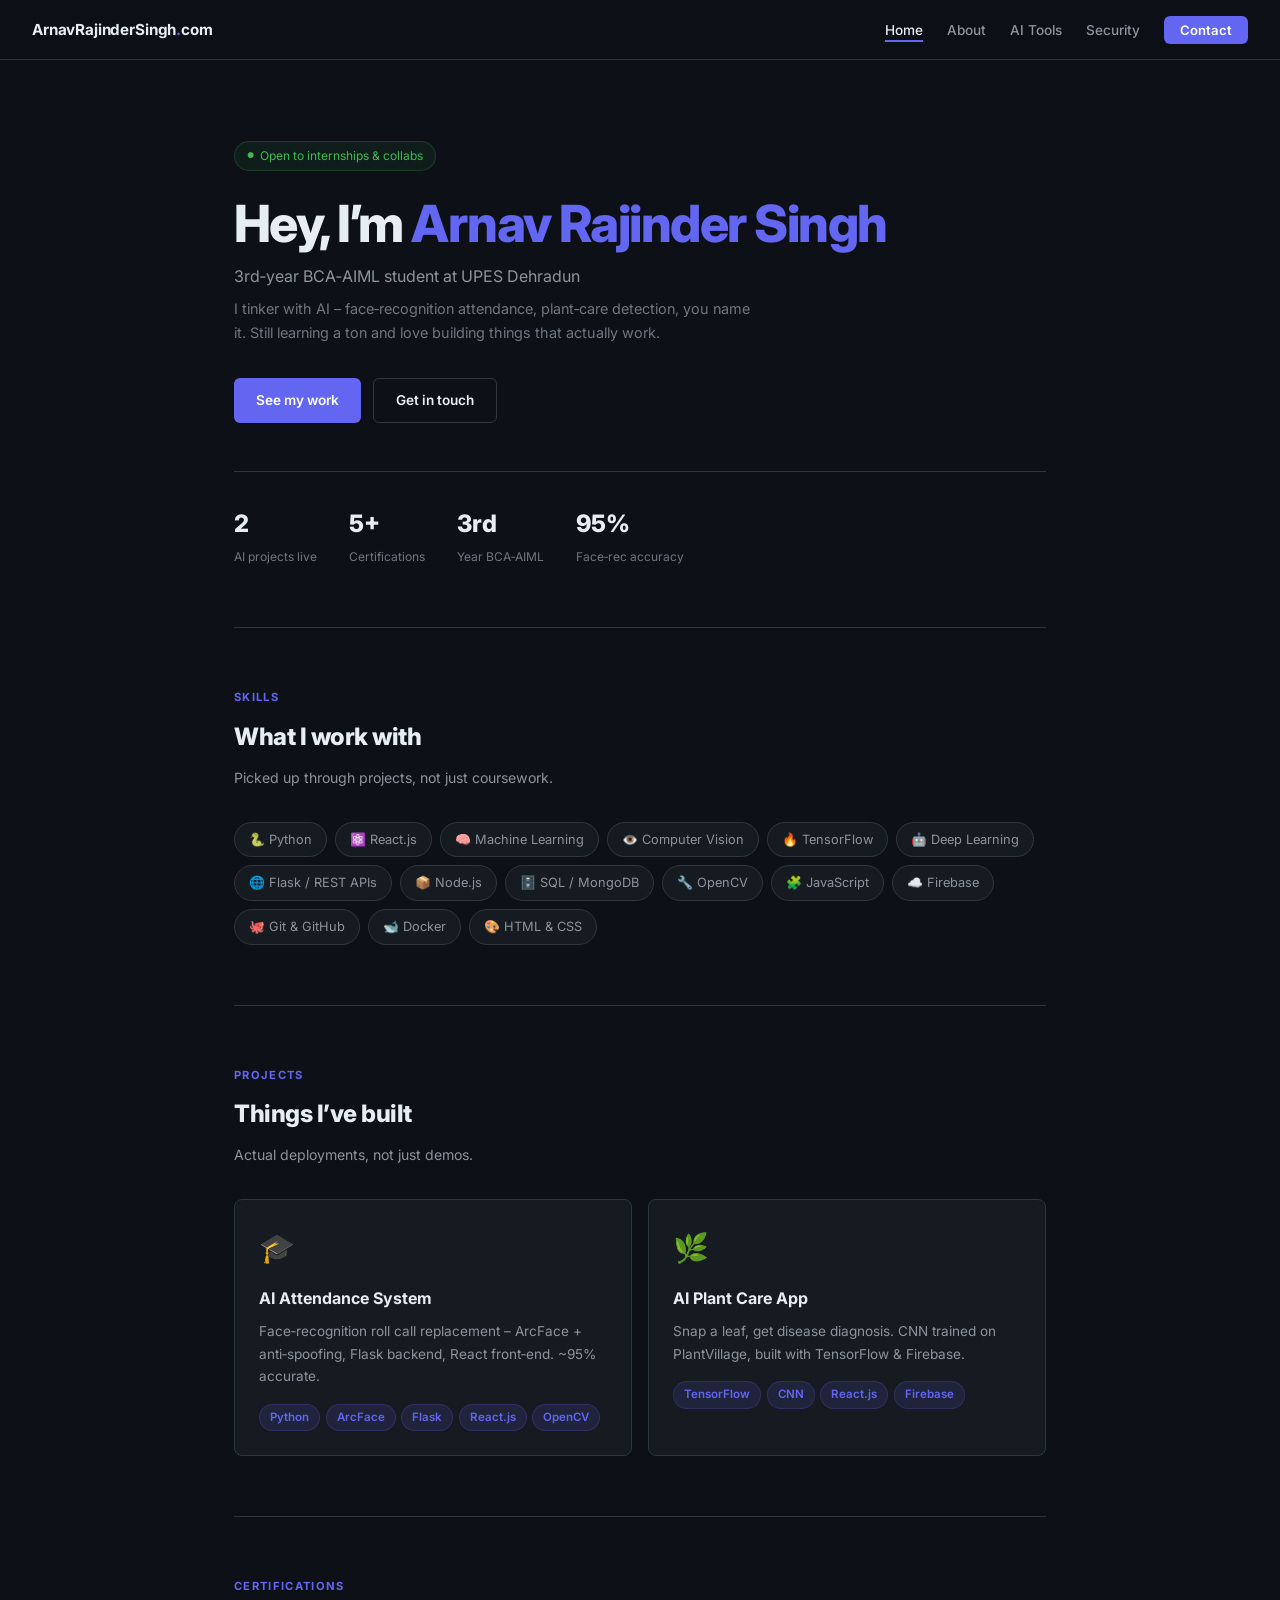
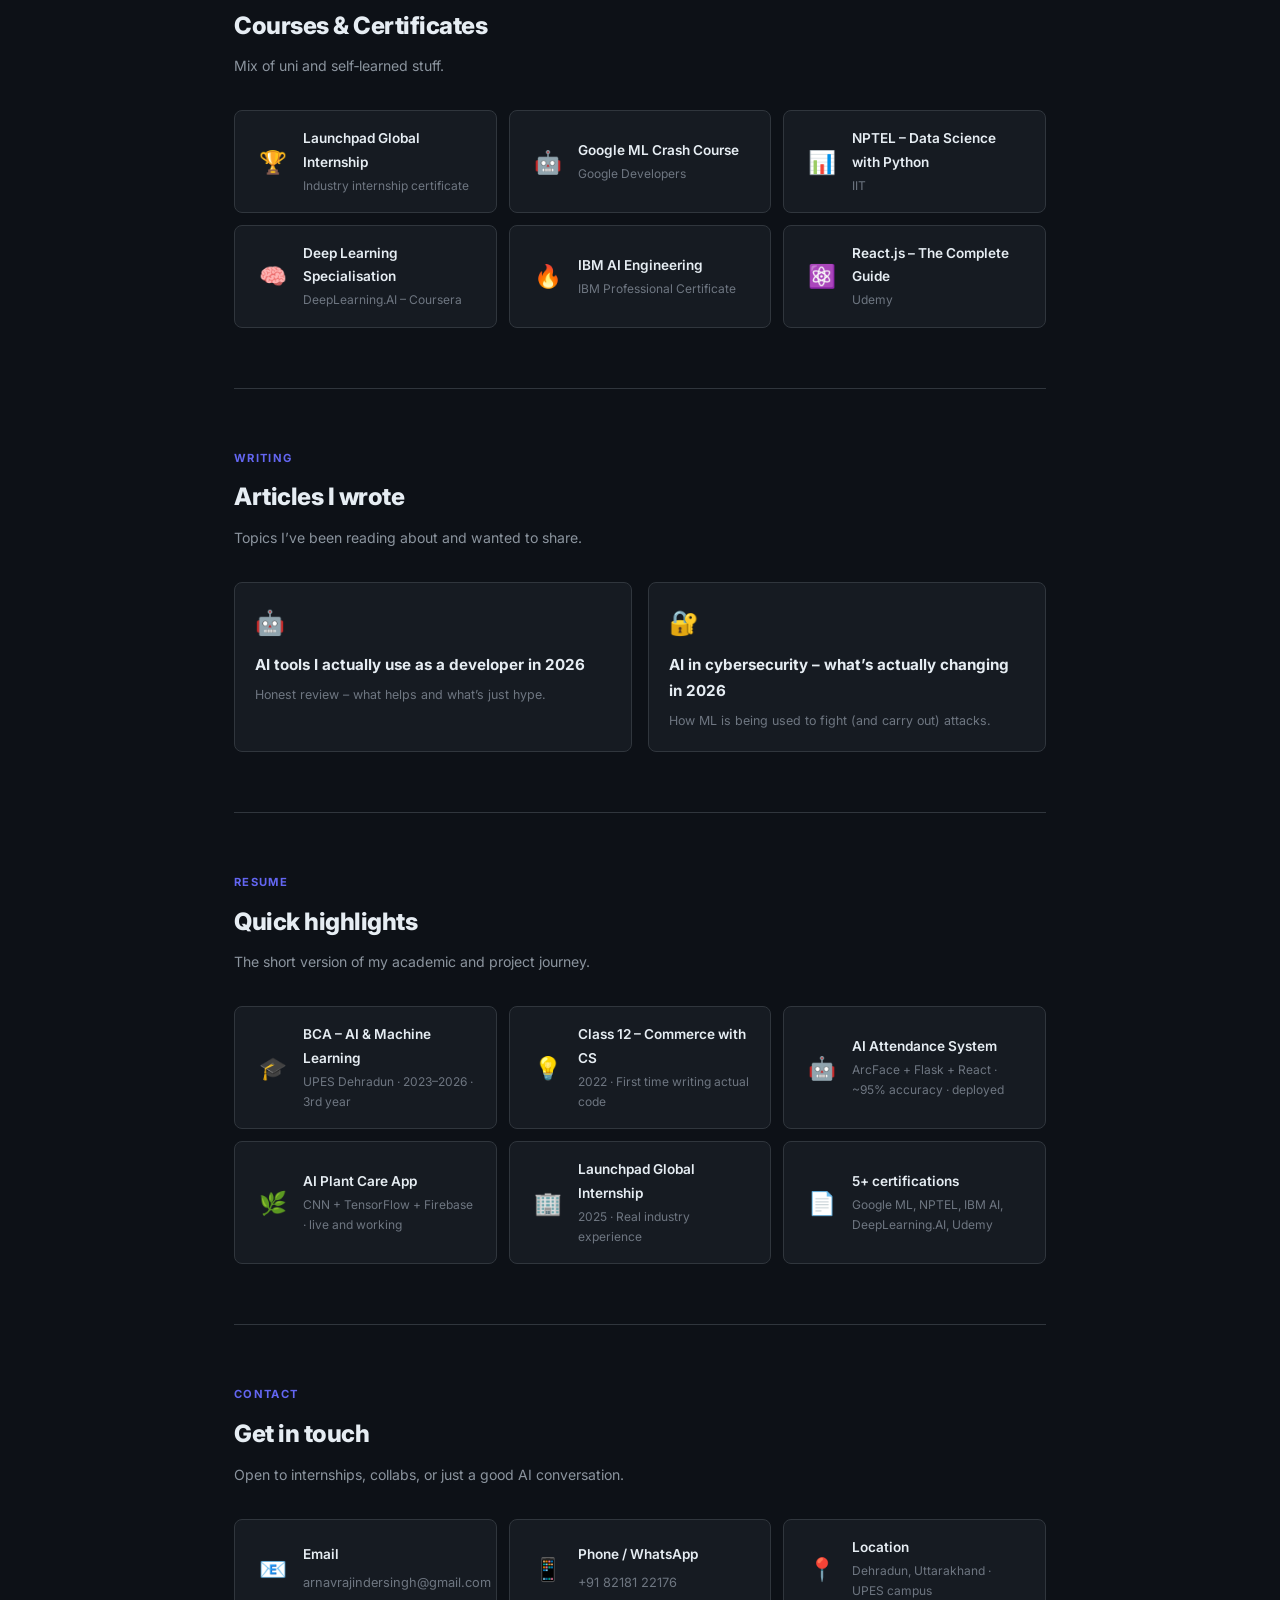
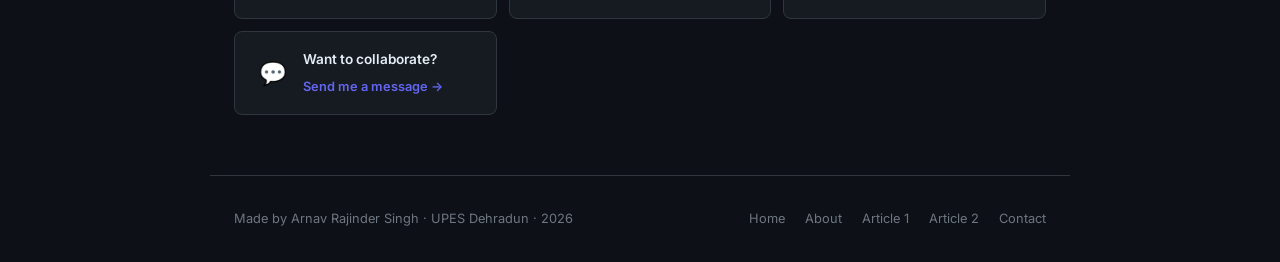
<file: index.html>
<!DOCTYPE html>
<html lang="en">
<head>
<meta charset="UTF-8"/>
<meta name="viewport" content="width=device-width,initial-scale=1.0"/>
<title>Arnav Rajinder Singh | Student Portfolio</title>
<meta name="description" content="Hey! I’m Arnav, a 3rd‑year BCA‑AIML student at UPES Dehradun. I build AI stuff like face‑recognition attendance and a plant‑care app. Open to internships and collaborations."/>
<link rel="preconnect" href="https://fonts.googleapis.com"/>
<link href="https://fonts.googleapis.com/css2?family=Inter:wght@400;500;600;700;800&display=swap" rel="stylesheet"/>
<link rel="stylesheet" href="styles.css"/>
</head>
<body>
<nav>
  <a href="index.html" class="nav-logo">ArnavRajinderSingh<span>.</span>com</a>
  <ul class="nav-links">
    <li><a href="index.html" class="active">Home</a></li>
    <li><a href="about.html">About</a></li>
    <li><a href="article-1.html">AI Tools</a></li>
    <li><a href="article-2.html">Security</a></li>
    <li><a href="contact.html" class="nav-btn">Contact</a></li>
  </ul>
  <button class="hamburger" aria-label="Toggle menu"><span></span><span></span><span></span></button>
</nav>
<main>
  <section class="hero">
    <div class="hero-tag">Open to internships &amp; collabs</div>
    <h1>Hey, I’m <span class="accent">Arnav Rajinder Singh</span></h1>
    <p class="hero-sub">3rd‑year BCA‑AIML student at UPES Dehradun</p>
    <p class="hero-desc">I tinker with AI – face‑recognition attendance, plant‑care detection, you name it. Still learning a ton and love building things that actually work.</p>
    <div class="btn-row">
      <a href="about.html" class="btn btn-fill">See my work</a>
      <a href="contact.html" class="btn btn-outline">Get in touch</a>
    </div>
    <div class="hero-stats">
      <div><div class="stat-num">2</div><div class="stat-lbl">AI projects live</div></div>
      <div><div class="stat-num">5+</div><div class="stat-lbl">Certifications</div></div>
      <div><div class="stat-num">3rd</div><div class="stat-lbl">Year BCA‑AIML</div></div>
      <div><div class="stat-num">95%</div><div class="stat-lbl">Face‑rec accuracy</div></div>
    </div>
  </section>
  <section class="section">
    <p class="section-tag">Skills</p>
    <h2 class="section-title">What I work with</h2>
    <p class="section-sub">Picked up through projects, not just coursework.</p>
    <div class="skills-grid">
      <span class="skill">🐍 Python</span>
      <span class="skill">⚛️ React.js</span>
      <span class="skill">🧠 Machine Learning</span>
      <span class="skill">👁️ Computer Vision</span>
      <span class="skill">🔥 TensorFlow</span>
      <span class="skill">🤖 Deep Learning</span>
      <span class="skill">🌐 Flask / REST APIs</span>
      <span class="skill">📦 Node.js</span>
      <span class="skill">🗄️ SQL / MongoDB</span>
      <span class="skill">🔧 OpenCV</span>
      <span class="skill">🧩 JavaScript</span>
      <span class="skill">☁️ Firebase</span>
      <span class="skill">🐙 Git & GitHub</span>
      <span class="skill">🐋 Docker</span>
      <span class="skill">🎨 HTML & CSS</span>
    </div>
  </section>
  <section class="section">
    <p class="section-tag">Projects</p>
    <h2 class="section-title">Things I’ve built</h2>
    <p class="section-sub">Actual deployments, not just demos.</p>
    <div class="projects">
      <div class="project-card">
        <div class="proj-icon">🎓</div>
        <h3>AI Attendance System</h3>
        <p>Face‑recognition roll call replacement – ArcFace + anti‑spoofing, Flask backend, React front‑end. ~95% accurate.</p>
        <div class="tags"><span class="tag">Python</span><span class="tag">ArcFace</span><span class="tag">Flask</span><span class="tag">React.js</span><span class="tag">OpenCV</span></div>
      </div>
      <div class="project-card">
        <div class="proj-icon">🌿</div>
        <h3>AI Plant Care App</h3>
        <p>Snap a leaf, get disease diagnosis. CNN trained on PlantVillage, built with TensorFlow & Firebase.</p>
        <div class="tags"><span class="tag">TensorFlow</span><span class="tag">CNN</span><span class="tag">React.js</span><span class="tag">Firebase</span></div>
      </div>
    </div>
  </section>
  <section class="section">
    <p class="section-tag">Certifications</p>
    <h2 class="section-title">Courses &amp; Certificates</h2>
    <p class="section-sub">Mix of uni and self‑learned stuff.</p>
    <div class="certs">
      <div class="cert"><div class="cert-ico">🏆</div><div><h4>Launchpad Global Internship</h4><p>Industry internship certificate</p></div></div>
      <div class="cert"><div class="cert-ico">🤖</div><div><h4>Google ML Crash Course</h4><p>Google Developers</p></div></div>
      <div class="cert"><div class="cert-ico">📊</div><div><h4>NPTEL – Data Science with Python</h4><p>IIT</p></div></div>
      <div class="cert"><div class="cert-ico">🧠</div><div><h4>Deep Learning Specialisation</h4><p>DeepLearning.AI – Coursera</p></div></div>
      <div class="cert"><div class="cert-ico">🔥</div><div><h4>IBM AI Engineering</h4><p>IBM Professional Certificate</p></div></div>
      <div class="cert"><div class="cert-ico">⚛️</div><div><h4>React.js – The Complete Guide</h4><p>Udemy</p></div></div>
    </div>
  </section>
  <section class="section">
    <p class="section-tag">Writing</p>
    <h2 class="section-title">Articles I wrote</h2>
    <p class="section-sub">Topics I’ve been reading about and wanted to share.</p>
    <div class="articles-grid">
      <a href="article-1.html" class="article-cta">
        <div style="font-size:1.5rem;margin-bottom:.5rem">🤖</div>
        <h3>AI tools I actually use as a developer in 2026</h3>
        <p>Honest review – what helps and what’s just hype.</p>
      </a>
      <a href="article-2.html" class="article-cta">
        <div style="font-size:1.5rem;margin-bottom:.5rem">🔐</div>
        <h3>AI in cybersecurity – what’s actually changing in 2026</h3>
        <p>How ML is being used to fight (and carry out) attacks.</p>
      </a>
    </div>
  </section>

  <section class="section">
    <p class="section-tag">Resume</p>
    <h2 class="section-title">Quick highlights</h2>
    <p class="section-sub">The short version of my academic and project journey.</p>
    <div class="certs">
      <div class="cert"><div class="cert-ico">🎓</div><div><h4>BCA – AI &amp; Machine Learning</h4><p>UPES Dehradun · 2023–2026 · 3rd year</p></div></div>
      <div class="cert"><div class="cert-ico">💡</div><div><h4>Class 12 – Commerce with CS</h4><p>2022 · First time writing actual code</p></div></div>
      <div class="cert"><div class="cert-ico">🤖</div><div><h4>AI Attendance System</h4><p>ArcFace + Flask + React · ~95% accuracy · deployed</p></div></div>
      <div class="cert"><div class="cert-ico">🌿</div><div><h4>AI Plant Care App</h4><p>CNN + TensorFlow + Firebase · live and working</p></div></div>
      <div class="cert"><div class="cert-ico">🏢</div><div><h4>Launchpad Global Internship</h4><p>2025 · Real industry experience</p></div></div>
      <div class="cert"><div class="cert-ico">📄</div><div><h4>5+ certifications</h4><p>Google ML, NPTEL, IBM AI, DeepLearning.AI, Udemy</p></div></div>
    </div>
  </section>

  <section class="section">
    <p class="section-tag">Contact</p>
    <h2 class="section-title">Get in touch</h2>
    <p class="section-sub">Open to internships, collabs, or just a good AI conversation.</p>
    <div class="certs">
      <div class="cert"><div class="cert-ico">📧</div><div><h4>Email</h4><a href="mailto:arnavrajindersingh@gmail.com" style="color:var(--t3);font-size:.8rem;text-decoration:none">arnavrajindersingh@gmail.com</a></div></div>
      <div class="cert"><div class="cert-ico">📱</div><div><h4>Phone / WhatsApp</h4><a href="tel:+918218122176" style="color:var(--t3);font-size:.8rem;text-decoration:none">+91 82181 22176</a></div></div>
      <div class="cert"><div class="cert-ico">📍</div><div><h4>Location</h4><p>Dehradun, Uttarakhand · UPES campus</p></div></div>
      <div class="cert"><div class="cert-ico">💬</div><div><h4>Want to collaborate?</h4><a href="contact.html" style="color:var(--accent);font-size:.8rem;text-decoration:none;font-weight:600">Send me a message →</a></div></div>
    </div>
  </section>
</main>
<footer>
  <p>Made by Arnav Rajinder Singh · UPES Dehradun · 2026</p>
  <div class="footer-links">
    <a href="index.html">Home</a><a href="about.html">About</a><a href="article-1.html">Article 1</a><a href="article-2.html">Article 2</a><a href="contact.html">Contact</a>
  </div>
</footer>
<script src="main.js"></script>
</body>
</html>
</file>
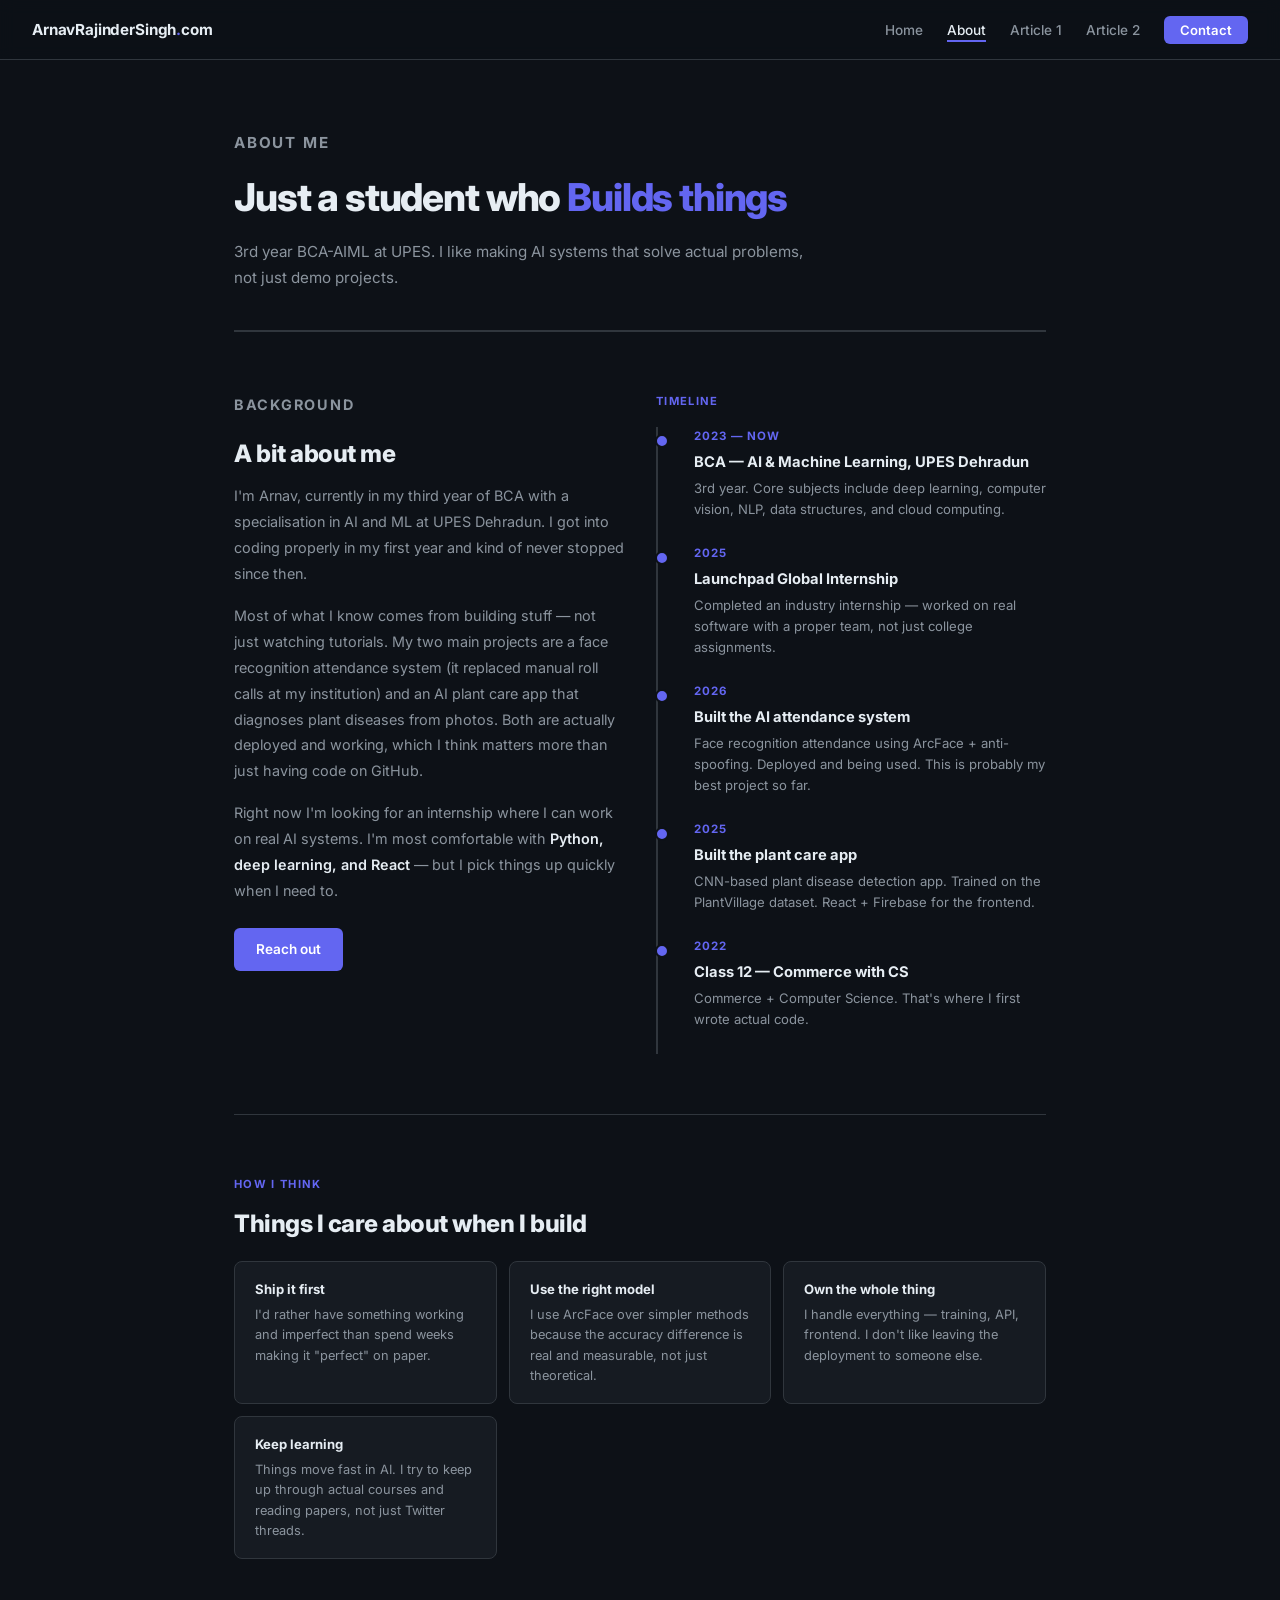
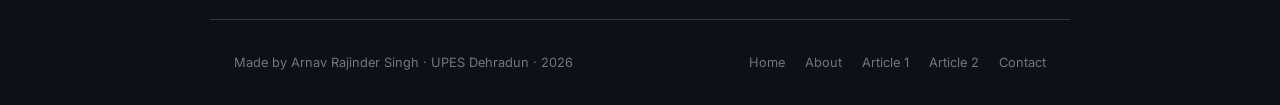
<file: about.html>
<!DOCTYPE html>
<html lang="en">
<head>
<meta charset="UTF-8"/><meta name="viewport" content="width=device-width,initial-scale=1.0"/>
<title>About | Arnav Rajinder Singh</title>
<meta name="description" content="A bit about me — Arnav Rajinder Singh, BCA-AIML student at UPES Dehradun. I build AI projects and I'm looking for internships in ML engineering."/>
<link rel="preconnect" href="https://fonts.googleapis.com"/>
<link href="https://fonts.googleapis.com/css2?family=Inter:wght@400;500;600;700;800&display=swap" rel="stylesheet"/>
<link rel="stylesheet" href="styles.css"/>
</head>
<body>
<nav>
  <a href="index.html" class="nav-logo">ArnavRajinderSingh<span>.</span>com</a>
  <ul class="nav-links">
    <li><a href="index.html">Home</a></li><li><a href="about.html" class="active">About</a></li>
    <li><a href="article-1.html">Article 1</a></li><li><a href="article-2.html">Article 2</a></li>
    <li><a href="contact.html" class="nav-btn">Contact</a></li>
  </ul>
  <button class="hamburger" aria-label="Toggle menu"><span></span><span></span><span></span></button>
</nav>

<main>
  <div class="page-hero">
    <p class="section-tag">About me</p>
    <h1>Just a student who <span class="accent">Builds things</span></h1>
    <p>3rd year BCA-AIML at UPES. I like making AI systems that solve actual problems, not just demo projects.</p>
  </div>

  <section class="section">
    <div class="two-col">
      <div class="bio-block">
        <p class="section-tag">Background</p>
        <h2 class="section-title">A bit about me</h2>
        <p>I'm Arnav, currently in my third year of BCA with a specialisation in AI and ML at UPES Dehradun. I got into coding properly in my first year and kind of never stopped since then.</p>
        <p>Most of what I know comes from building stuff — not just watching tutorials. My two main projects are a face recognition attendance system (it replaced manual roll calls at my institution) and an AI plant care app that diagnoses plant diseases from photos. Both are actually deployed and working, which I think matters more than just having code on GitHub.</p>
        <p>Right now I'm looking for an internship where I can work on real AI systems. I'm most comfortable with <strong>Python, deep learning, and React</strong> — but I pick things up quickly when I need to.</p>
        <div style="margin-top:1.5rem">
          <a href="contact.html" class="btn btn-fill">Reach out</a>
        </div>
      </div>
      <div>
        <p class="section-tag" style="margin-bottom:1rem">Timeline</p>
        <div class="timeline">
          <div class="tl-item">
            <div class="tl-year">2023 — now</div>
            <h3>BCA — AI & Machine Learning, UPES Dehradun</h3>
            <p>3rd year. Core subjects include deep learning, computer vision, NLP, data structures, and cloud computing.</p>
          </div>
            <div class="tl-item">
              <div class="tl-year">2025</div>
              <h3>Launchpad Global Internship</h3>
              <p>Completed an industry internship — worked on real software with a proper team, not just college assignments.</p>
            </div>
          <div class="tl-item">
            <div class="tl-year">2026</div>
            <h3>Built the AI attendance system</h3>
            <p>Face recognition attendance using ArcFace + anti-spoofing. Deployed and being used. This is probably my best project so far.</p>
          </div>
          <div class="tl-item">
            <div class="tl-year">2025</div>
            <h3>Built the plant care app</h3>
            <p>CNN-based plant disease detection app. Trained on the PlantVillage dataset. React + Firebase for the frontend.</p>
          </div>
          <div class="tl-item">
            <div class="tl-year">2022</div>
            <h3>Class 12 — Commerce with CS</h3>
            <p>Commerce + Computer Science. That's where I first wrote actual code.</p>
          </div>
        </div>
      </div>
    </div>
  </section>

  <section class="section">
    <p class="section-tag">How I think</p>
    <h2 class="section-title">Things I care about when I build</h2>
    <div style="display:grid;grid-template-columns:repeat(auto-fit,minmax(200px,1fr));gap:.75rem;margin-top:1rem">
      <div class="info-card"><h4>Ship it first</h4><p>I'd rather have something working and imperfect than spend weeks making it "perfect" on paper.</p></div>
      <div class="info-card"><h4>Use the right model</h4><p>I use ArcFace over simpler methods because the accuracy difference is real and measurable, not just theoretical.</p></div>
      <div class="info-card"><h4>Own the whole thing</h4><p>I handle everything — training, API, frontend. I don't like leaving the deployment to someone else.</p></div>
      <div class="info-card"><h4>Keep learning</h4><p>Things move fast in AI. I try to keep up through actual courses and reading papers, not just Twitter threads.</p></div>
    </div>
  </section>
</main>

<footer>
  <p>Made by Arnav Rajinder Singh · UPES Dehradun · 2026</p>
  <div class="footer-links">
    <a href="index.html">Home</a><a href="about.html">About</a>
    <a href="article-1.html">Article 1</a><a href="article-2.html">Article 2</a><a href="contact.html">Contact</a>
  </div>
</footer>
<script src="main.js"></script>
</body>
</html>
</file>
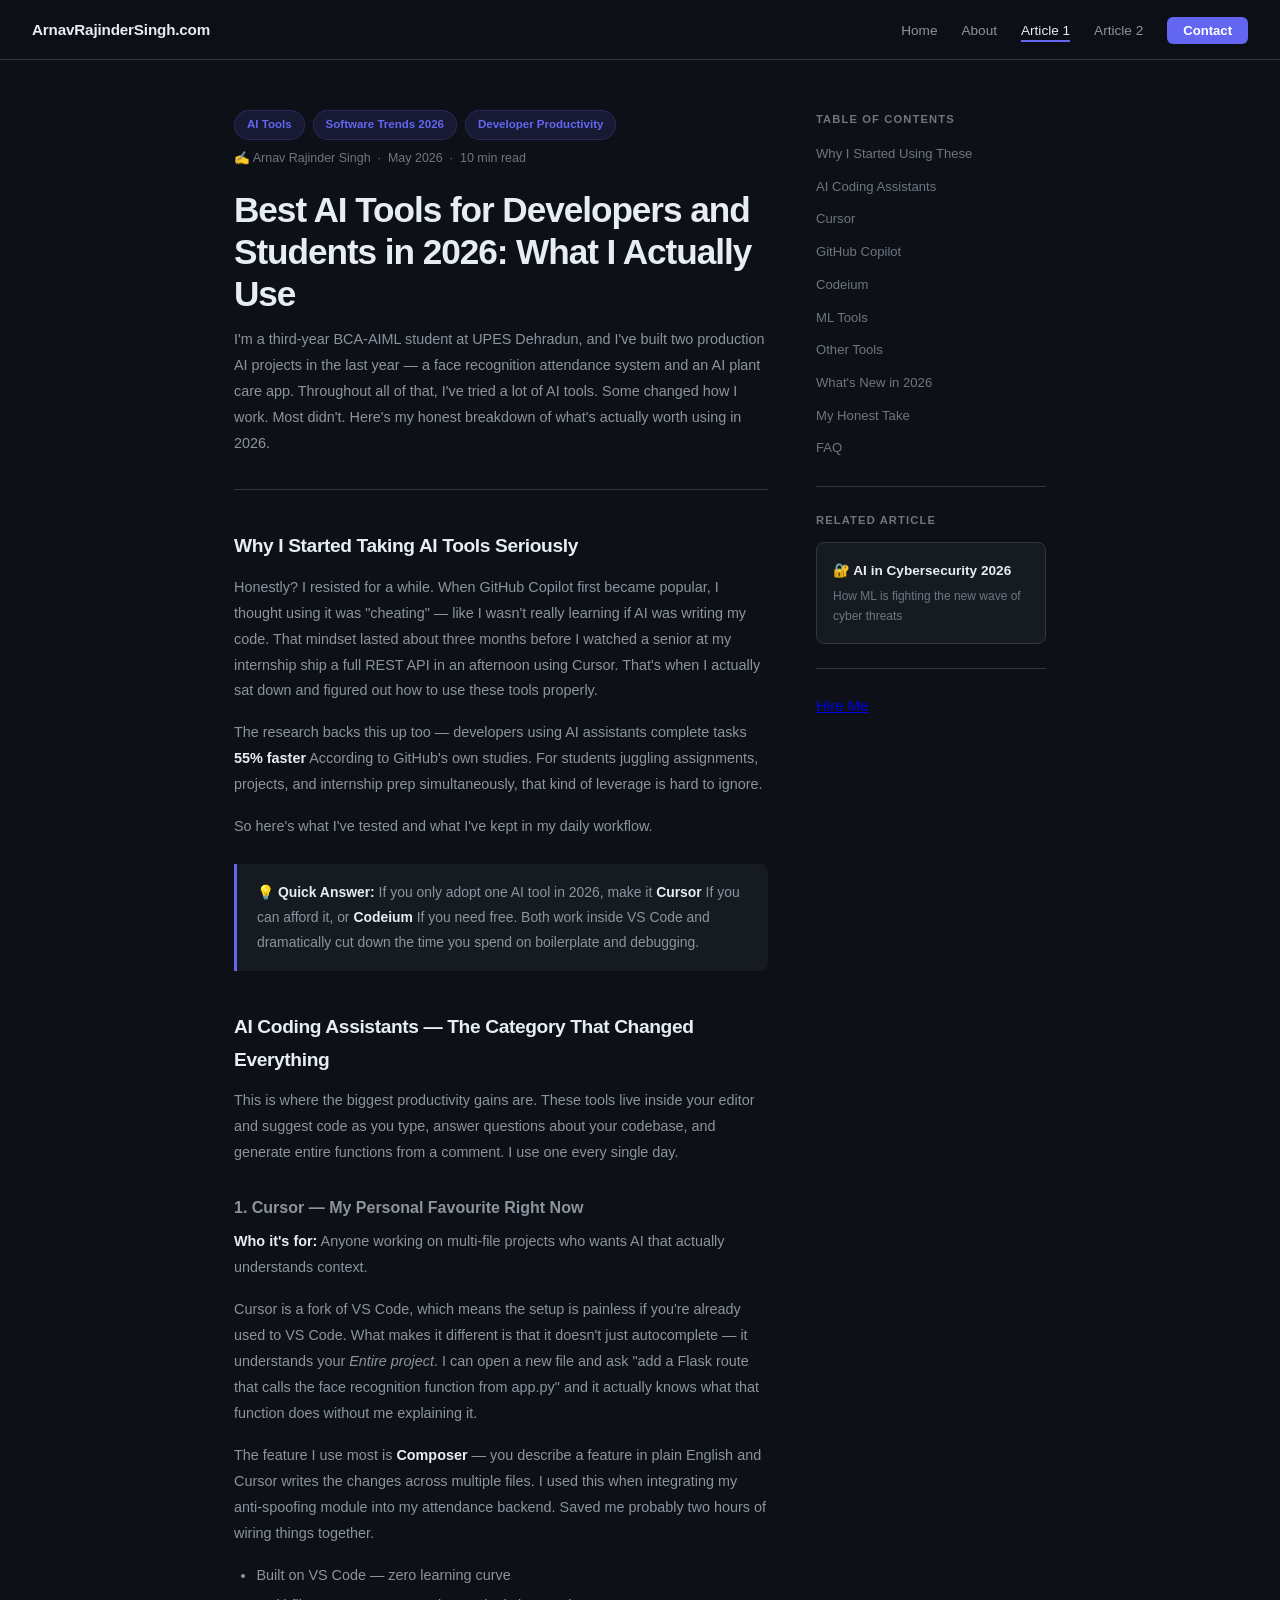
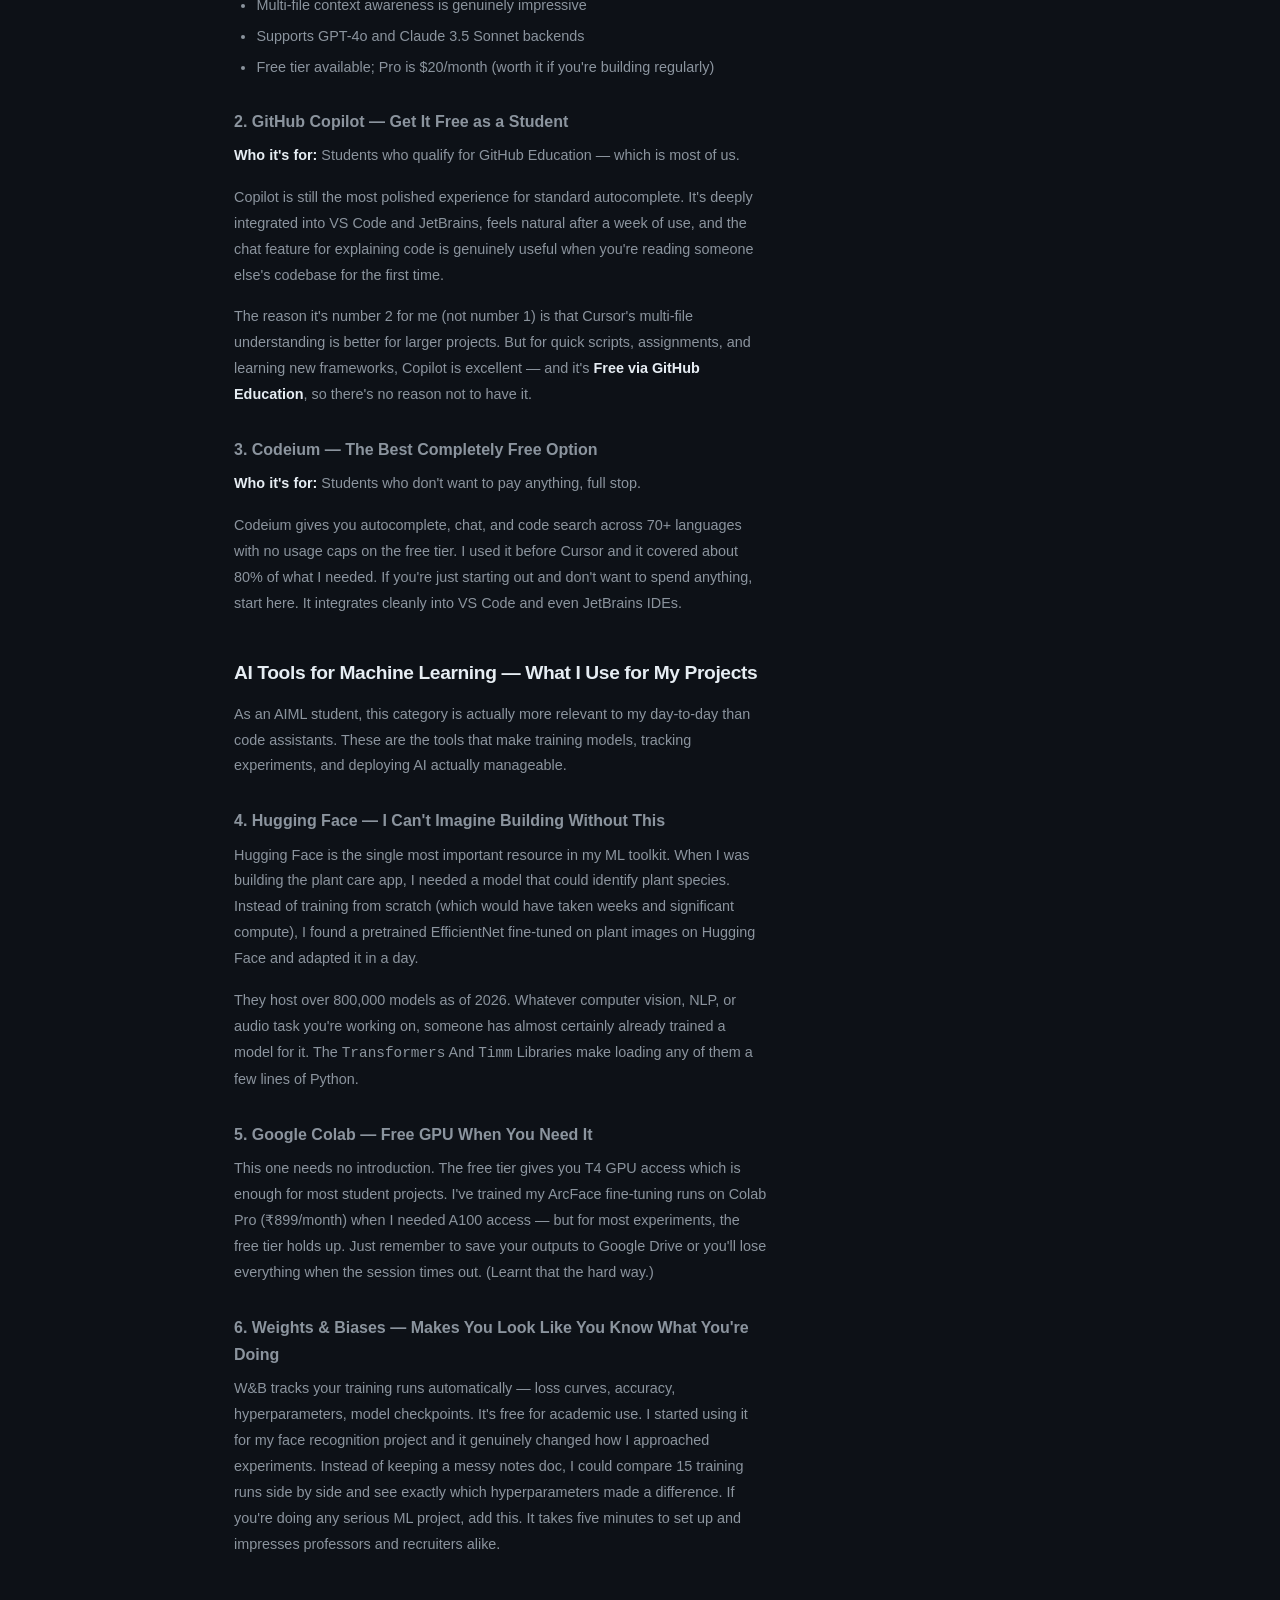
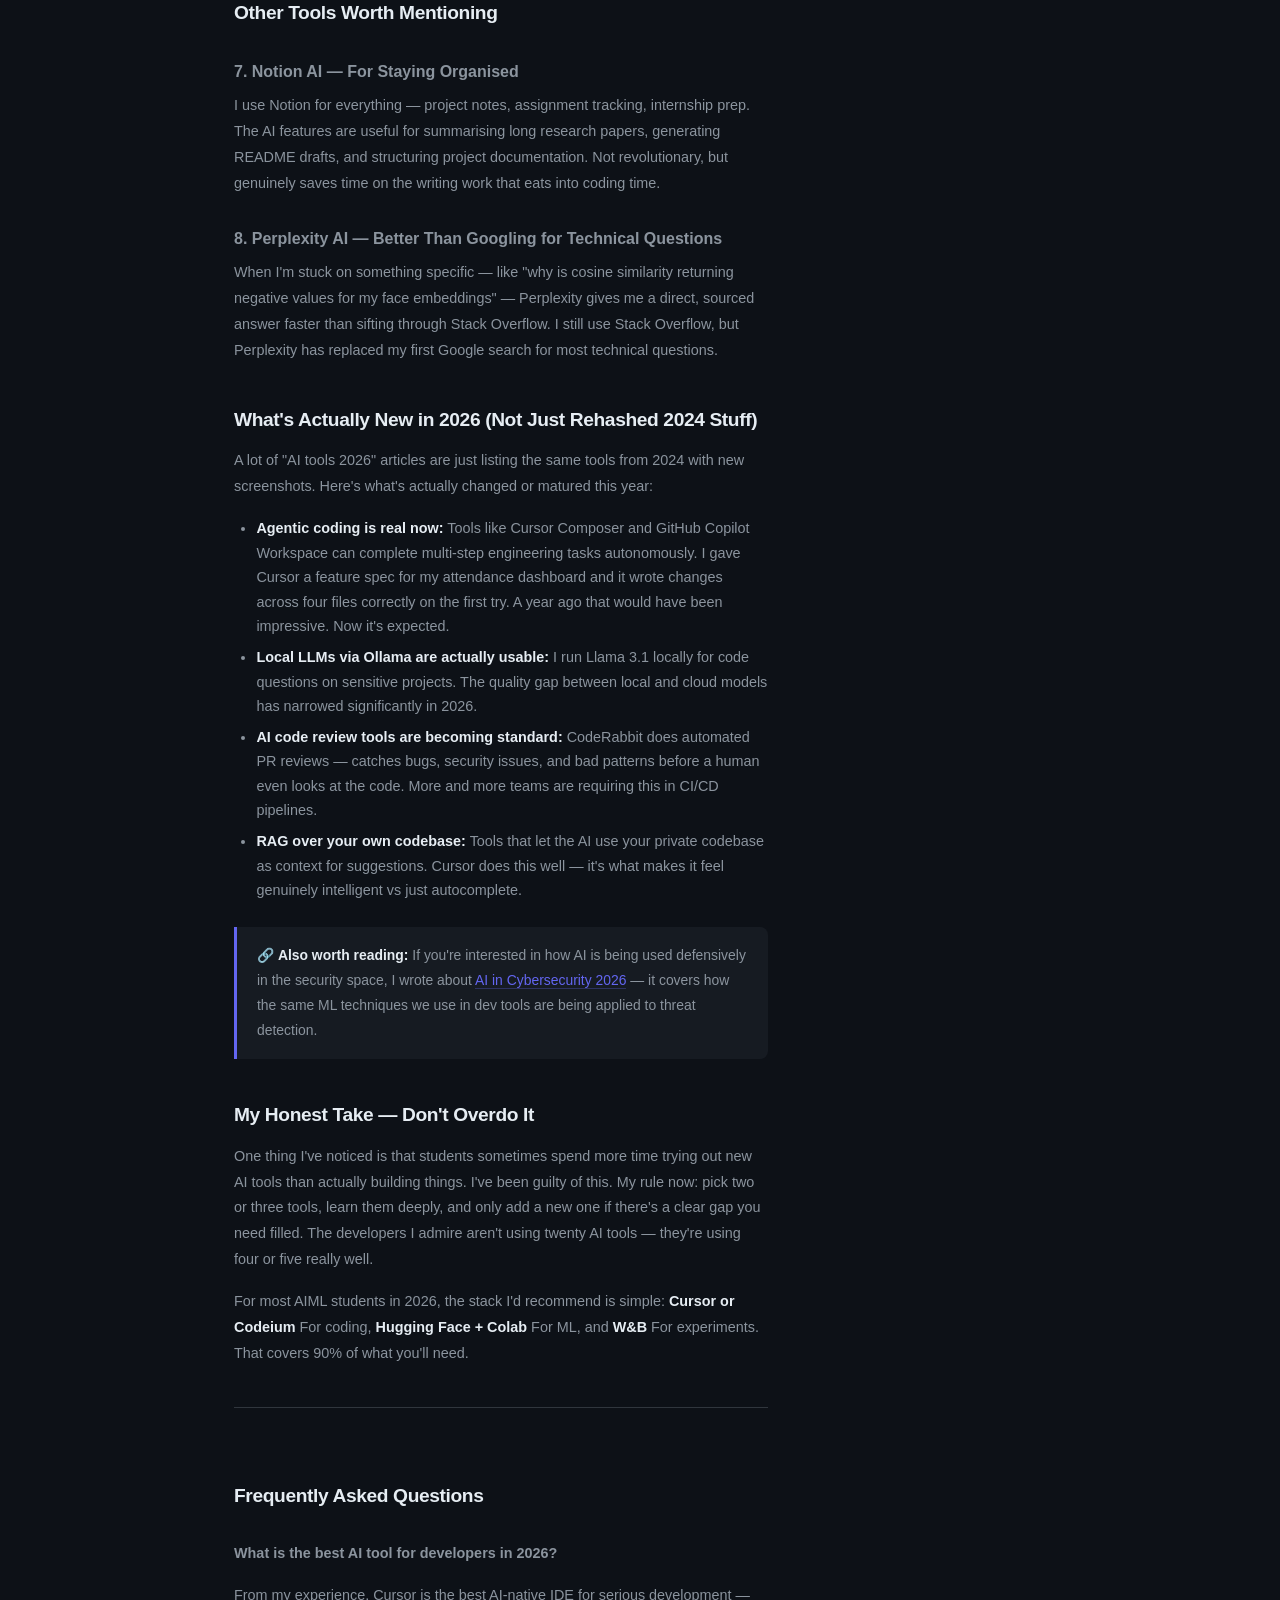
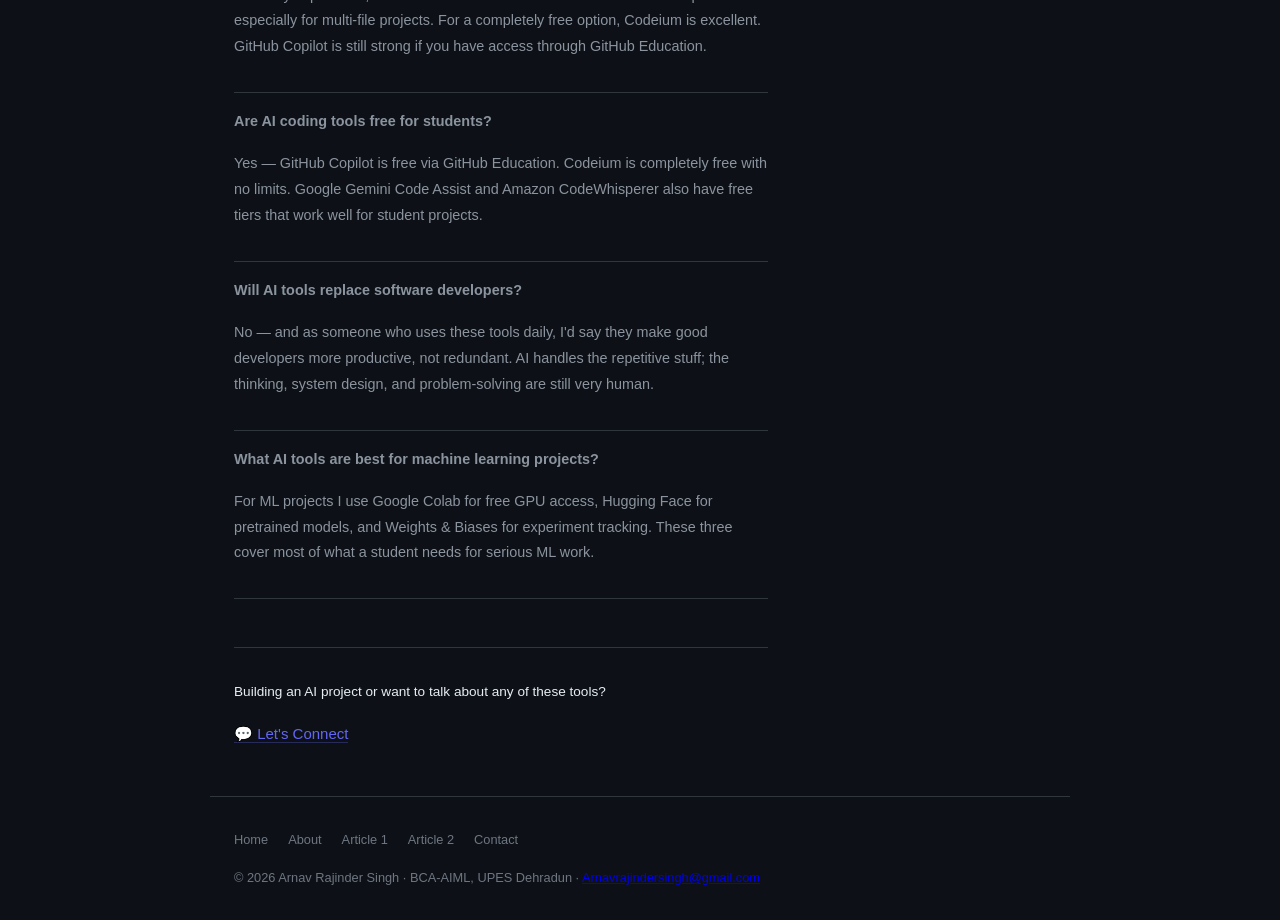
<file: article-1.html>
<!DOCTYPE html>
<html lang="en">
<head>
<meta charset="UTF-8"/>
<meta name="viewport" content="width=device-width,initial-scale=1.0"/>
<title>Best AI Tools for Developers and Students in 2026: What I Actually Use | ArnavRajinderSingh.com</title>
<meta name="description" content="As a BCA-AIML student who builds real AI projects, here are the AI tools I actually use in 2026 — from coding assistants to ML platforms. No fluff, just what works."/>
<meta name="keywords" content="best AI tools for developers 2026, AI coding tools 2026, GitHub Copilot alternatives, AI developer tools, machine learning tools students, AI productivity tools 2026"/>
<meta property="og:title" content="Best AI Tools for Developers and Students in 2026: What I Actually Use"/>
<meta property="og:description" content="A BCA-AIML student's honest guide to the AI tools worth using in 2026."/>
<meta property="og:type" content="article"/>
<link rel="canonical" href="article-1.html"/>
<link rel="stylesheet" href="styles.css"/>
<script type="application/ld+json">
{"@context":"https://schema.org","@type":"Article",
"headline":"Best AI Tools for Developers and Students in 2026: What I Actually Use",
"description":"An honest, first-hand guide to the best AI tools for developers and students in 2026 — written by an AIML student who builds real projects.",
"author":{"@type":"Person","name":"Arnav Rajinder Singh","url":"about.html"},
"datePublished":"2026-05-01","dateModified":"2026-05-01",
"keywords":"best AI tools for developers 2026, AI coding tools, GitHub Copilot",
"mainEntityOfPage":"article-1.html","publisher":{"@type":"Person","name":"Arnav Rajinder Singh"}}
</script>
<script type="application/ld+json">
{"@context":"https://schema.org","@type":"FAQPage","mainEntity":[
{"@type":"Question","name":"What is the best AI tool for developers in 2026?",
"acceptedAnswer":{"@type":"Answer","text":"From my experience, Cursor is the best AI-native IDE for serious development in 2026 — especially for multi-file projects. For students who need a free option, Codeium is excellent. GitHub Copilot remains strong if you have access through GitHub Education."}},
{"@type":"Question","name":"Are AI coding tools free for students?",
"acceptedAnswer":{"@type":"Answer","text":"Yes — GitHub Copilot is free for students via GitHub Education. Codeium is completely free with no limits. Google Gemini Code Assist and Amazon CodeWhisperer also have free individual tiers."}},
{"@type":"Question","name":"Will AI tools replace software developers?",
"acceptedAnswer":{"@type":"Answer","text":"No — and as someone who uses these tools daily, I'd say they make good developers more productive, not redundant. AI handles the repetitive stuff; the thinking, architecture, and problem-solving are still very human."}},
{"@type":"Question","name":"What AI tools are best for machine learning projects?",
"acceptedAnswer":{"@type":"Answer","text":"For ML projects I use Google Colab for free GPU access, Hugging Face for pretrained models, and Weights & Biases for experiment tracking. These three cover most of what a student needs to build serious ML projects."}}
]}
</script>
</head>
<body>
<nav>
  <a href="index.html" class="nav-logo">ArnavRajinderSingh.com</a>
  <ul class="nav-links">
    <li><a href="index.html">Home</a></li>
    <li><a href="about.html">About</a></li>
    <li><a href="article-1.html" class="active">Article 1</a></li>
    <li><a href="article-2.html">Article 2</a></li>
    <li><a href="contact.html" class="nav-btn">Contact</a></li>
  </ul>
  <button class="hamburger" aria-label="Toggle menu"><span></span><span></span><span></span></button>
</nav>

<main>
  <div class="">
    <div class="article-wrap">
      <div class="art-body">

        <div class="art-meta">
          <span class="art-chip">AI Tools</span>
          <span class="art-chip">Software Trends 2026</span>
          <span class="art-chip">Developer Productivity</span>
          <span class="art-info">✍️ Arnav Rajinder Singh &nbsp;·&nbsp; May 2026 &nbsp;·&nbsp; 10 min read</span>
        </div>

        <h1 class="art-title">Best AI Tools for Developers and Students in 2026: What I Actually Use</h1>

        <p class="art-lead">I'm a third-year BCA-AIML student at UPES Dehradun, and I've built two production AI projects in the last year — a face recognition attendance system and an AI plant care app. Throughout all of that, I've tried a lot of AI tools. Some changed how I work. Most didn't. Here's my honest breakdown of what's actually worth using in 2026.</p>

        <h2 id="why">Why I Started Taking AI Tools Seriously</h2>
        <p>Honestly? I resisted for a while. When GitHub Copilot first became popular, I thought using it was "cheating" — like I wasn't really learning if AI was writing my code. That mindset lasted about three months before I watched a senior at my internship ship a full REST API in an afternoon using Cursor. That's when I actually sat down and figured out how to use these tools properly.</p>
        <p>The research backs this up too — developers using AI assistants complete tasks <strong>55% faster</strong> According to GitHub's own studies. For students juggling assignments, projects, and internship prep simultaneously, that kind of leverage is hard to ignore.</p>
        <p>So here's what I've tested and what I've kept in my daily workflow.</p>

        <div class="callout"><p>💡 <strong>Quick Answer:</strong> If you only adopt one AI tool in 2026, make it <strong>Cursor</strong> If you can afford it, or <strong>Codeium</strong> If you need free. Both work inside VS Code and dramatically cut down the time you spend on boilerplate and debugging.</p></div>

        <h2 id="coding">AI Coding Assistants — The Category That Changed Everything</h2>
        <p>This is where the biggest productivity gains are. These tools live inside your editor and suggest code as you type, answer questions about your codebase, and generate entire functions from a comment. I use one every single day.</p>

        <h3 id="cursor">1. Cursor — My Personal Favourite Right Now</h3>
        <p><strong>Who it's for:</strong> Anyone working on multi-file projects who wants AI that actually understands context.</p>
        <p>Cursor is a fork of VS Code, which means the setup is painless if you're already used to VS Code. What makes it different is that it doesn't just autocomplete — it understands your <em>Entire project</em>. I can open a new file and ask "add a Flask route that calls the face recognition function from app.py" and it actually knows what that function does without me explaining it.</p>
        <p>The feature I use most is <strong>Composer</strong> — you describe a feature in plain English and Cursor writes the changes across multiple files. I used this when integrating my anti-spoofing module into my attendance backend. Saved me probably two hours of wiring things together.</p>
        <ul>
          <li>Built on VS Code — zero learning curve</li>
          <li>Multi-file context awareness is genuinely impressive</li>
          <li>Supports GPT-4o and Claude 3.5 Sonnet backends</li>
          <li>Free tier available; Pro is $20/month (worth it if you're building regularly)</li>
        </ul>

        <h3 id="copilot">2. GitHub Copilot — Get It Free as a Student</h3>
        <p><strong>Who it's for:</strong> Students who qualify for GitHub Education — which is most of us.</p>
        <p>Copilot is still the most polished experience for standard autocomplete. It's deeply integrated into VS Code and JetBrains, feels natural after a week of use, and the chat feature for explaining code is genuinely useful when you're reading someone else's codebase for the first time.</p>
        <p>The reason it's number 2 for me (not number 1) is that Cursor's multi-file understanding is better for larger projects. But for quick scripts, assignments, and learning new frameworks, Copilot is excellent — and it's <strong>Free via GitHub Education</strong>, so there's no reason not to have it.</p>

        <h3 id="codeium">3. Codeium — The Best Completely Free Option</h3>
        <p><strong>Who it's for:</strong> Students who don't want to pay anything, full stop.</p>
        <p>Codeium gives you autocomplete, chat, and code search across 70+ languages with no usage caps on the free tier. I used it before Cursor and it covered about 80% of what I needed. If you're just starting out and don't want to spend anything, start here. It integrates cleanly into VS Code and even JetBrains IDEs.</p>

        <h2 id="mltools">AI Tools for Machine Learning — What I Use for My Projects</h2>
        <p>As an AIML student, this category is actually more relevant to my day-to-day than code assistants. These are the tools that make training models, tracking experiments, and deploying AI actually manageable.</p>

        <h3>4. Hugging Face — I Can't Imagine Building Without This</h3>
        <p>Hugging Face is the single most important resource in my ML toolkit. When I was building the plant care app, I needed a model that could identify plant species. Instead of training from scratch (which would have taken weeks and significant compute), I found a pretrained EfficientNet fine-tuned on plant images on Hugging Face and adapted it in a day.</p>
        <p>They host over 800,000 models as of 2026. Whatever computer vision, NLP, or audio task you're working on, someone has almost certainly already trained a model for it. The <code>Transformers</code> And <code>Timm</code> Libraries make loading any of them a few lines of Python.</p>

        <h3>5. Google Colab — Free GPU When You Need It</h3>
        <p>This one needs no introduction. The free tier gives you T4 GPU access which is enough for most student projects. I've trained my ArcFace fine-tuning runs on Colab Pro (₹899/month) when I needed A100 access — but for most experiments, the free tier holds up. Just remember to save your outputs to Google Drive or you'll lose everything when the session times out. (Learnt that the hard way.)</p>

        <h3>6. Weights &amp; Biases — Makes You Look Like You Know What You're Doing</h3>
        <p>W&amp;B tracks your training runs automatically — loss curves, accuracy, hyperparameters, model checkpoints. It's free for academic use. I started using it for my face recognition project and it genuinely changed how I approached experiments. Instead of keeping a messy notes doc, I could compare 15 training runs side by side and see exactly which hyperparameters made a difference. If you're doing any serious ML project, add this. It takes five minutes to set up and impresses professors and recruiters alike.</p>

        <h2 id="productivity">Other Tools Worth Mentioning</h2>

        <h3>7. Notion AI — For Staying Organised</h3>
        <p>I use Notion for everything — project notes, assignment tracking, internship prep. The AI features are useful for summarising long research papers, generating README drafts, and structuring project documentation. Not revolutionary, but genuinely saves time on the writing work that eats into coding time.</p>

        <h3>8. Perplexity AI — Better Than Googling for Technical Questions</h3>
        <p>When I'm stuck on something specific — like "why is cosine similarity returning negative values for my face embeddings" — Perplexity gives me a direct, sourced answer faster than sifting through Stack Overflow. I still use Stack Overflow, but Perplexity has replaced my first Google search for most technical questions.</p>

        <h2 id="trends">What's Actually New in 2026 (Not Just Rehashed 2024 Stuff)</h2>
        <p>A lot of "AI tools 2026" articles are just listing the same tools from 2024 with new screenshots. Here's what's actually changed or matured this year:</p>
        <ul>
          <li><strong>Agentic coding is real now:</strong> Tools like Cursor Composer and GitHub Copilot Workspace can complete multi-step engineering tasks autonomously. I gave Cursor a feature spec for my attendance dashboard and it wrote changes across four files correctly on the first try. A year ago that would have been impressive. Now it's expected.</li>
          <li><strong>Local LLMs via Ollama are actually usable:</strong> I run Llama 3.1 locally for code questions on sensitive projects. The quality gap between local and cloud models has narrowed significantly in 2026.</li>
          <li><strong>AI code review tools are becoming standard:</strong> CodeRabbit does automated PR reviews — catches bugs, security issues, and bad patterns before a human even looks at the code. More and more teams are requiring this in CI/CD pipelines.</li>
          <li><strong>RAG over your own codebase:</strong> Tools that let the AI use your private codebase as context for suggestions. Cursor does this well — it's what makes it feel genuinely intelligent vs just autocomplete.</li>
        </ul>

        <div class="callout">
          <p>🔗 <strong>Also worth reading:</strong> If you're interested in how AI is being used defensively in the security space, I wrote about <a href="article-2.html">AI in Cybersecurity 2026</a> — it covers how the same ML techniques we use in dev tools are being applied to threat detection.</p>
        </div>

        <h2 id="honest-take">My Honest Take — Don't Overdo It</h2>
        <p>One thing I've noticed is that students sometimes spend more time trying out new AI tools than actually building things. I've been guilty of this. My rule now: pick two or three tools, learn them deeply, and only add a new one if there's a clear gap you need filled. The developers I admire aren't using twenty AI tools — they're using four or five really well.</p>
        <p>For most AIML students in 2026, the stack I'd recommend is simple: <strong>Cursor or Codeium</strong> For coding, <strong>Hugging Face + Colab</strong> For ML, and <strong>W&amp;B</strong> For experiments. That covers 90% of what you'll need.</p>

        <div class="faq-section">
          <h2 id="faq">Frequently Asked Questions</h2>
          <div class="faq-item">
            <p class="faq-q">What is the best AI tool for developers in 2026?</p>
            <p class="faq-a">From my experience, Cursor is the best AI-native IDE for serious development — especially for multi-file projects. For a completely free option, Codeium is excellent. GitHub Copilot is still strong if you have access through GitHub Education.</p>
          </div>
          <div class="faq-item">
            <p class="faq-q">Are AI coding tools free for students?</p>
            <p class="faq-a">Yes — GitHub Copilot is free via GitHub Education. Codeium is completely free with no limits. Google Gemini Code Assist and Amazon CodeWhisperer also have free tiers that work well for student projects.</p>
          </div>
          <div class="faq-item">
            <p class="faq-q">Will AI tools replace software developers?</p>
            <p class="faq-a">No — and as someone who uses these tools daily, I'd say they make good developers more productive, not redundant. AI handles the repetitive stuff; the thinking, system design, and problem-solving are still very human.</p>
          </div>
          <div class="faq-item">
            <p class="faq-q">What AI tools are best for machine learning projects?</p>
            <p class="faq-a">For ML projects I use Google Colab for free GPU access, Hugging Face for pretrained models, and Weights &amp; Biases for experiment tracking. These three cover most of what a student needs for serious ML work.</p>
          </div>
        </div>

        <div style="margin-top:3rem;padding-top:2rem;border-top:1px solid var(--border)">
          <p style="color:var(--tm);font-size:.85rem;margin-bottom:1rem">Building an AI project or want to talk about any of these tools?</p>
          <a href="contact.html" class="btn-primary">💬 Let's Connect</a>
        </div>

      </div>

      <aside>
        <div class="sidebar">
          <p class="toc-label">Table of Contents</p>
          <ul class="toc">
            <li><a href="#why">Why I Started Using These</a></li>
            <li><a href="#coding">AI Coding Assistants</a></li>
            <li><a href="#cursor">Cursor</a></li>
            <li><a href="#copilot">GitHub Copilot</a></li>
            <li><a href="#codeium">Codeium</a></li>
            <li><a href="#mltools">ML Tools</a></li>
            <li><a href="#productivity">Other Tools</a></li>
            <li><a href="#trends">What's New in 2026</a></li>
            <li><a href="#honest-take">My Honest Take</a></li>
            <li><a href="#faq">FAQ</a></li>
          </ul>
          <div style="margin-top:1.5rem;padding-top:1.5rem;border-top:1px solid var(--border)">
            <p class="toc-label">Related Article</p>
            <a href="article-2.html" class="related-link">
              <h4>🔐 AI in Cybersecurity 2026</h4>
              <p>How ML is fighting the new wave of cyber threats</p>
            </a>
          </div>
          <div style="margin-top:1.5rem;padding-top:1.5rem;border-top:1px solid var(--border)">
            <a href="contact.html" class="btn-primary" style="width:100%;justify-content:center">Hire Me</a>
          </div>
        </div>
      </aside>
    </div>
  </div>
</main>

<footer>
  <div class="footer-links">
    <a href="index.html">Home</a><a href="about.html">About</a>
    <a href="article-1.html">Article 1</a><a href="article-2.html">Article 2</a>
    <a href="contact.html">Contact</a>
  </div>
  <p>© 2026 Arnav Rajinder Singh · BCA-AIML, UPES Dehradun · <a href="mailto:arnavrajindersingh@gmail.com">Arnavrajindersingh@gmail.com</a></p>
</footer>
<script src="main.js"></script>
</body>
</html>
</file>
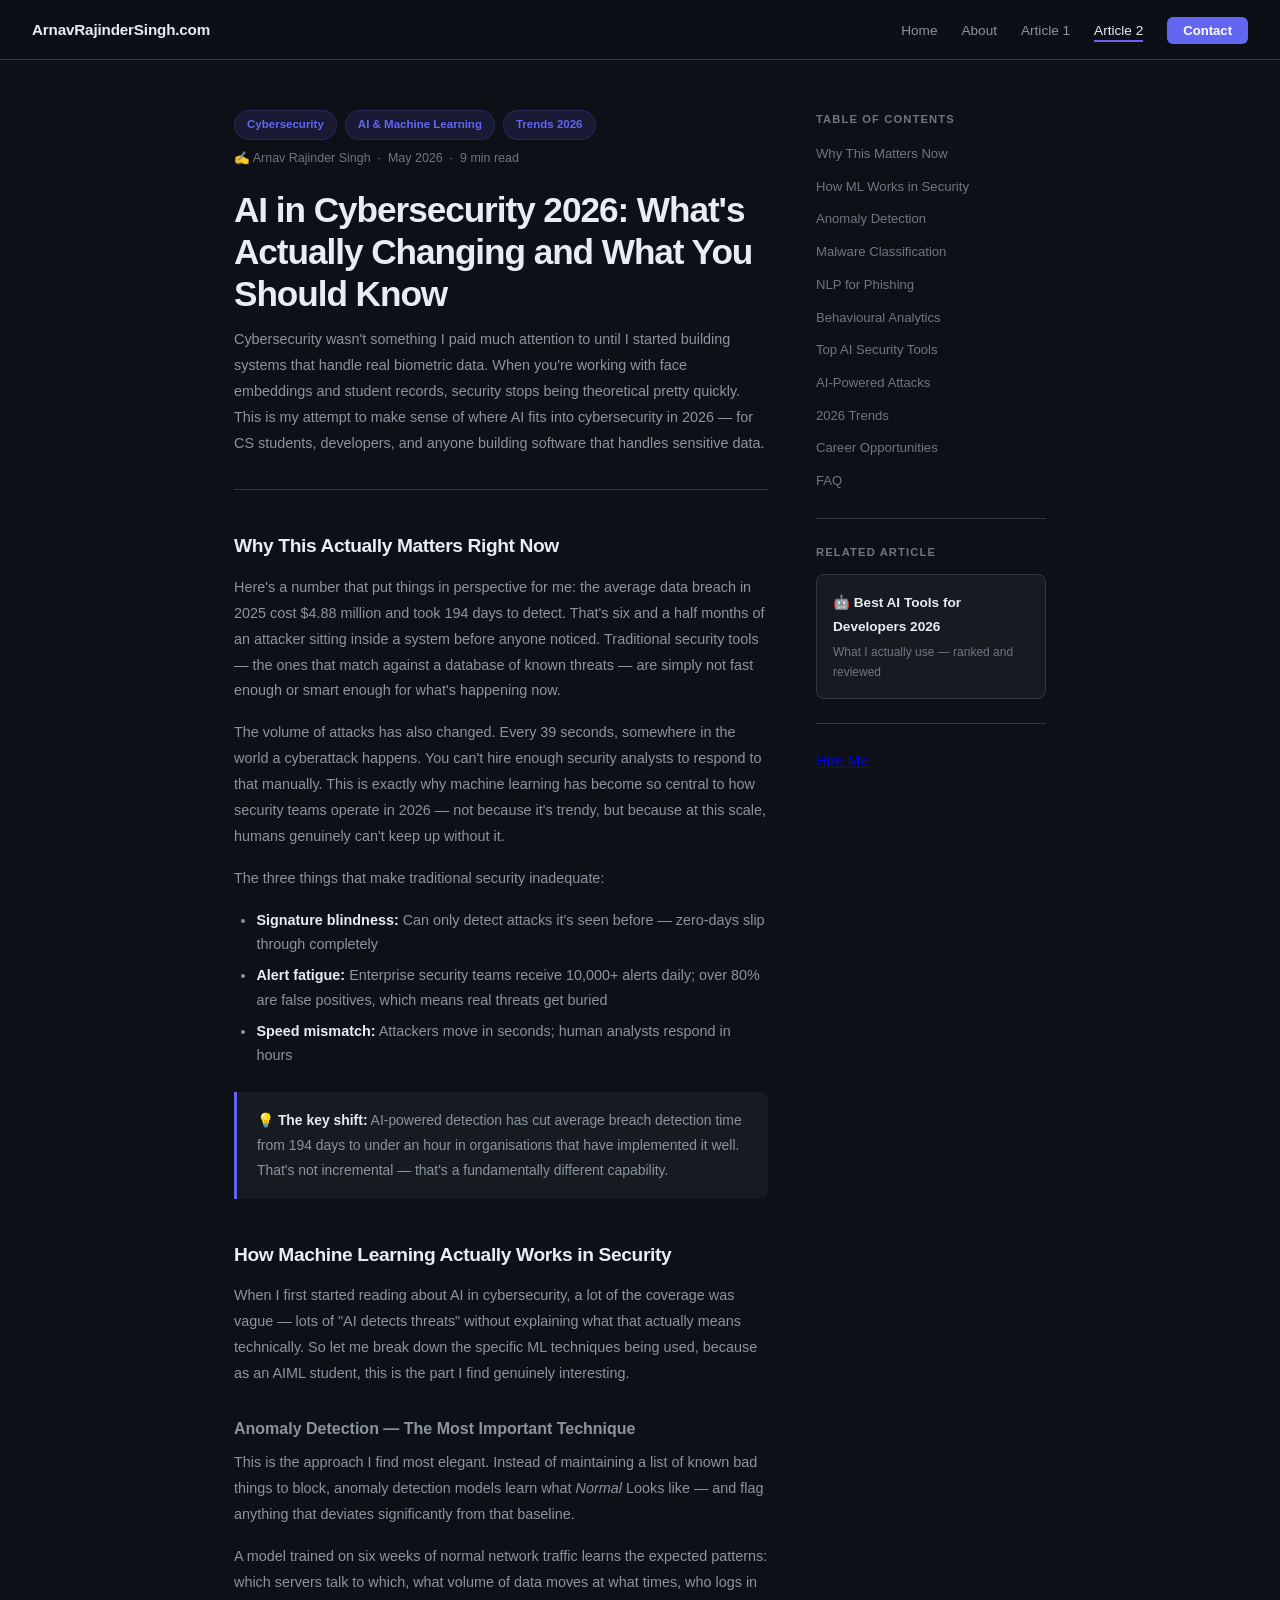
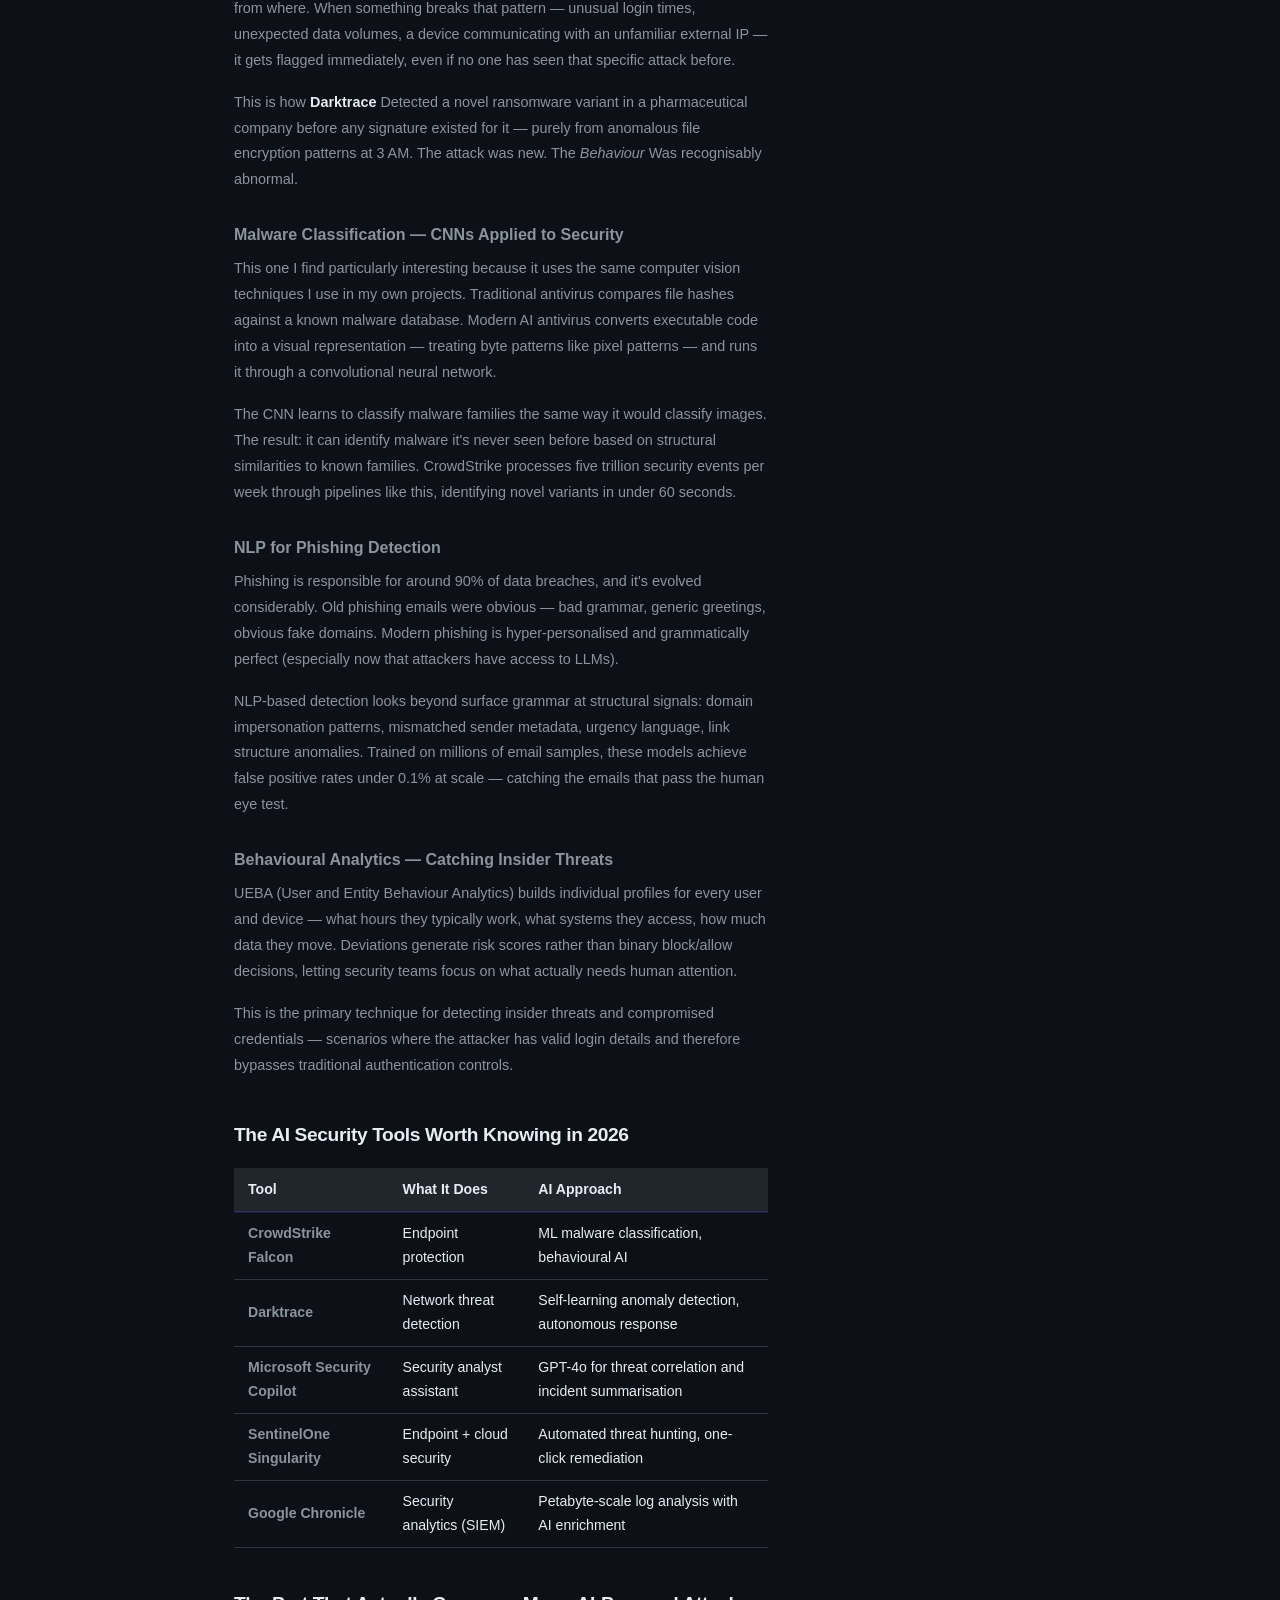
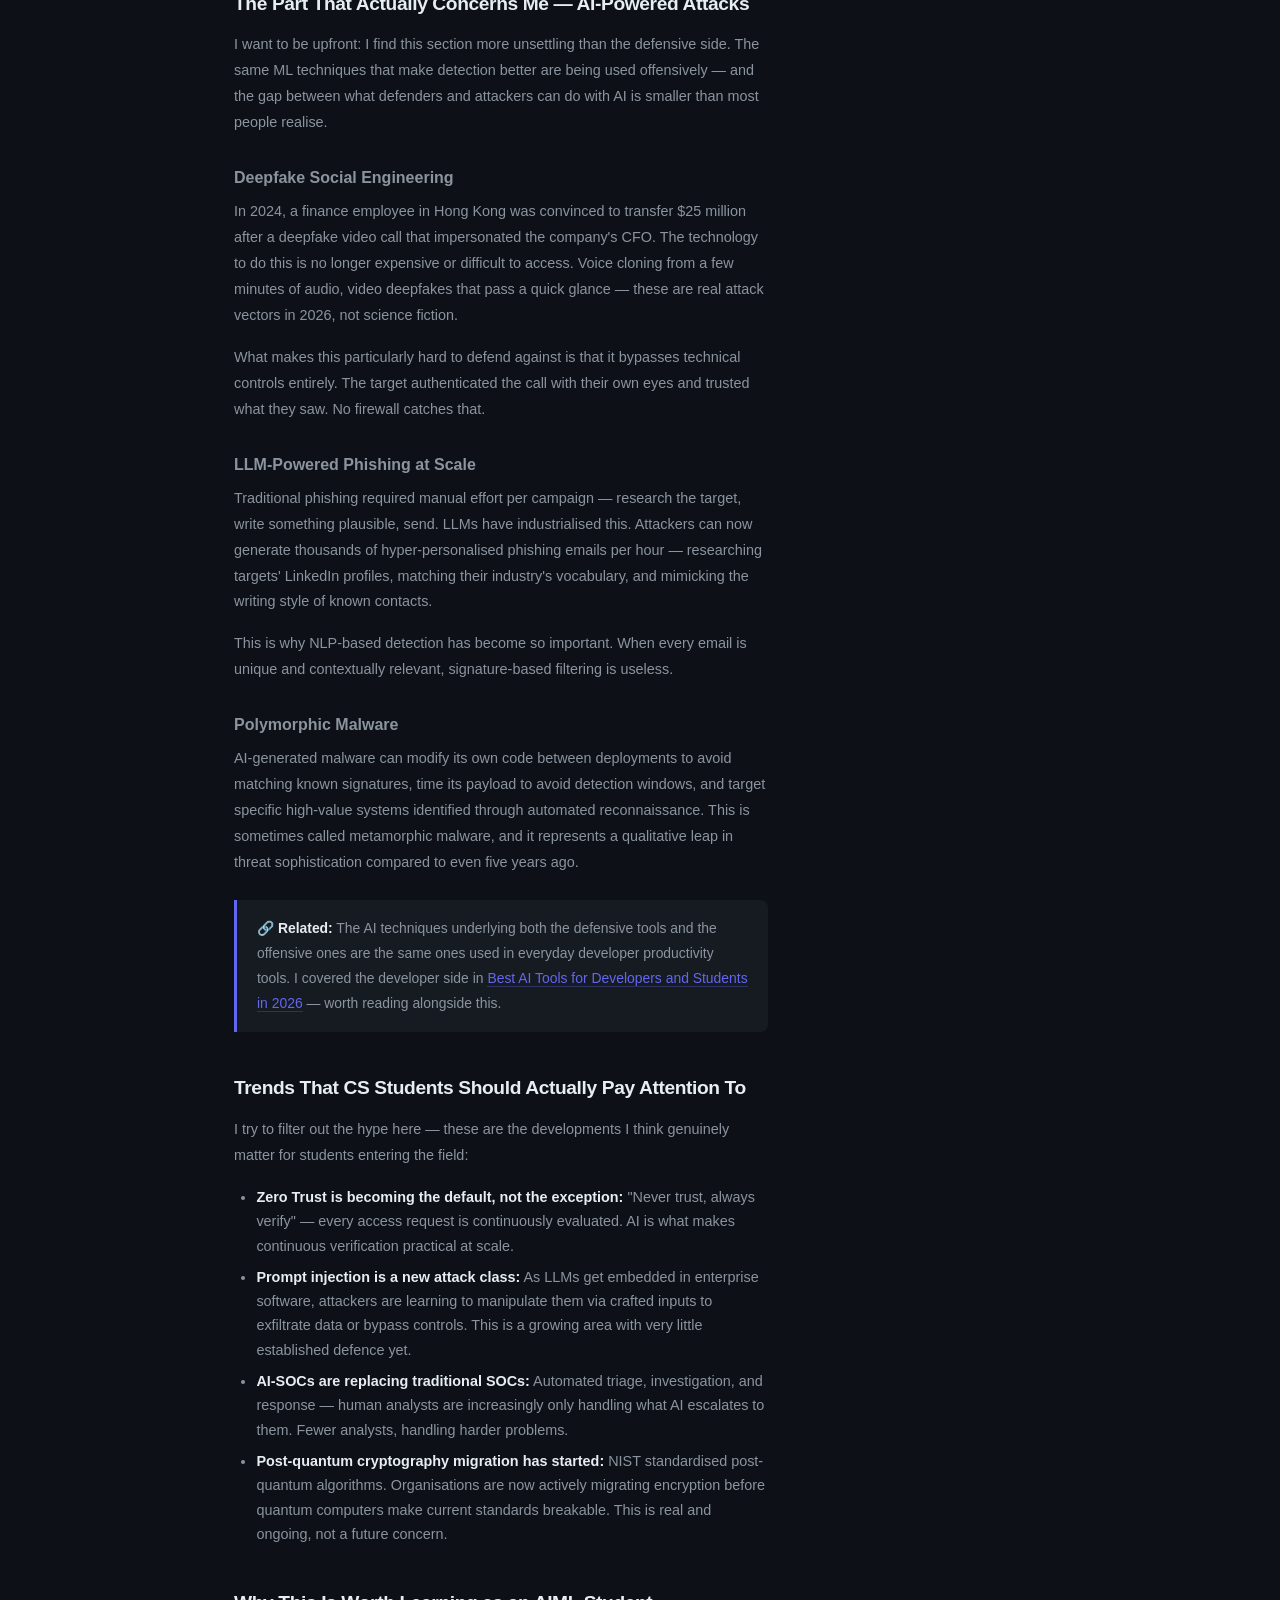
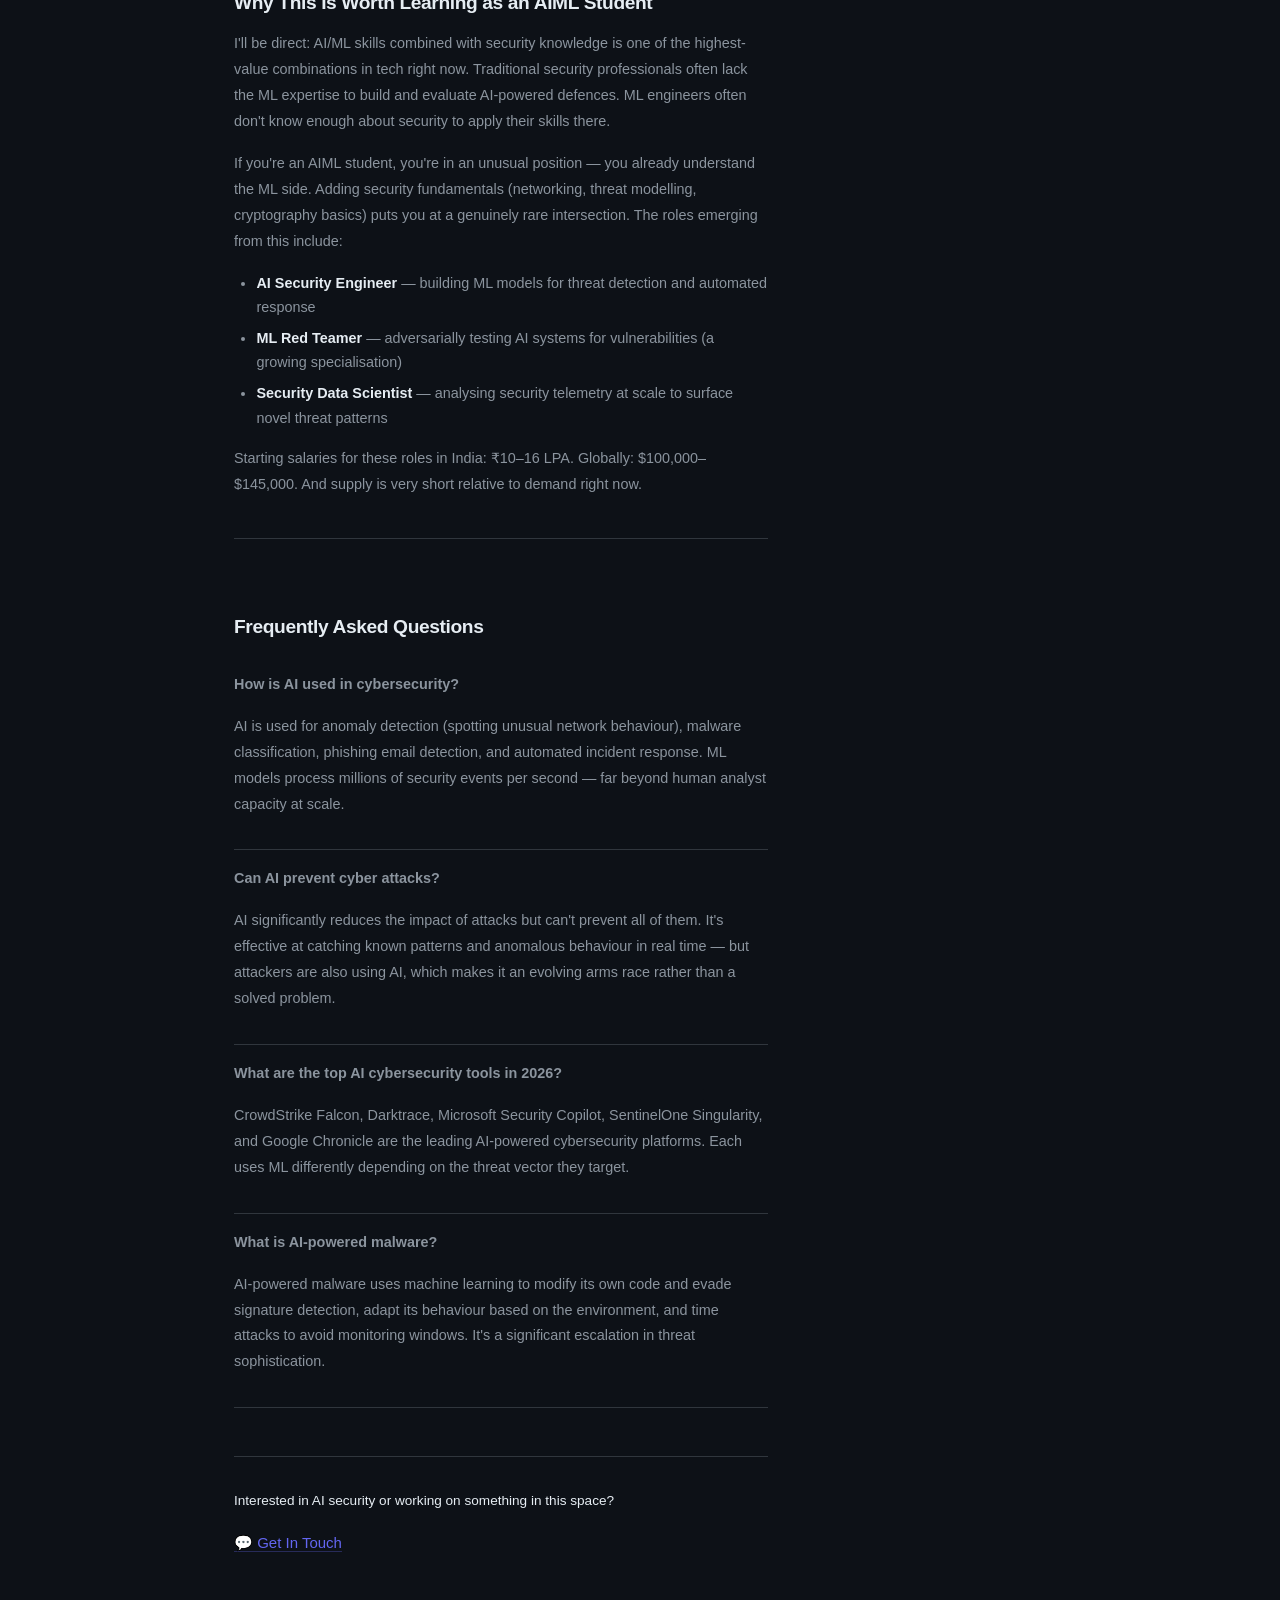
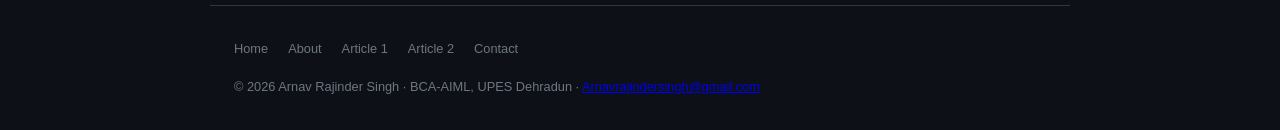
<file: article-2.html>
<!DOCTYPE html>
<html lang="en">
<head>
<meta charset="UTF-8"/>
<meta name="viewport" content="width=device-width,initial-scale=1.0"/>
<title>AI in Cybersecurity 2026: What's Actually Changing and What You Should Know | ArnavRajinderSingh.com</title>
<meta name="description" content="A BCA-AIML student's breakdown of how AI is reshaping cybersecurity in 2026 — from ML-powered threat detection to AI-generated attacks. What's real, what's hype, and what CS students should know."/>
<meta name="keywords" content="AI in cybersecurity 2026, machine learning cybersecurity, AI threat detection 2026, cybersecurity trends 2026, AI malware detection, ML security tools"/>
<meta property="og:title" content="AI in Cybersecurity 2026: What's Actually Changing and What You Should Know"/>
<meta property="og:description" content="An AIML student's honest look at how AI is reshaping cybersecurity in 2026 — what's working, what's concerning, and what to learn."/>
<meta property="og:type" content="article"/>
<link rel="canonical" href="article-2.html"/>
<link rel="stylesheet" href="styles.css"/>
<script type="application/ld+json">
{"@context":"https://schema.org","@type":"Article",
"headline":"AI in Cybersecurity 2026: What's Actually Changing and What You Should Know",
"description":"An AIML student's first-hand look at how AI and machine learning are transforming cybersecurity in 2026.",
"author":{"@type":"Person","name":"Arnav Rajinder Singh","url":"about.html"},
"datePublished":"2026-05-01","dateModified":"2026-05-01",
"keywords":"AI in cybersecurity 2026, machine learning cybersecurity, AI threat detection",
"mainEntityOfPage":"article-2.html","publisher":{"@type":"Person","name":"Arnav Rajinder Singh"}}
</script>
<script type="application/ld+json">
{"@context":"https://schema.org","@type":"FAQPage","mainEntity":[
{"@type":"Question","name":"How is AI used in cybersecurity?",
"acceptedAnswer":{"@type":"Answer","text":"AI in cybersecurity is used for anomaly detection (spotting unusual network behaviour), malware classification, phishing email detection, and automated incident response. The core idea is that ML models can process millions of security events per second — something human analysts simply can't do at scale."}},
{"@type":"Question","name":"Can AI prevent cyber attacks?",
"acceptedAnswer":{"@type":"Answer","text":"AI significantly reduces the impact of cyber attacks but can't prevent all of them. It's particularly effective at catching known attack patterns and unusual behaviour in real time. The problem is that attackers are also using AI — so it's becoming an arms race."}},
{"@type":"Question","name":"What are the top AI cybersecurity tools in 2026?",
"acceptedAnswer":{"@type":"Answer","text":"The leading AI-powered cybersecurity platforms in 2026 include CrowdStrike Falcon, Darktrace, Microsoft Security Copilot, SentinelOne Singularity, and Google Chronicle. Each uses ML differently — from endpoint protection to network-wide anomaly detection."}},
{"@type":"Question","name":"What is AI-powered malware?",
"acceptedAnswer":{"@type":"Answer","text":"AI-powered malware uses machine learning to modify its own code and evade traditional signature-based detection. It can adapt its behaviour based on the environment it's deployed in, making it significantly harder to catch than conventional malware."}}
]}
</script>
</head>
<body>
<nav>
  <a href="index.html" class="nav-logo">ArnavRajinderSingh.com</a>
  <ul class="nav-links">
    <li><a href="index.html">Home</a></li>
    <li><a href="about.html">About</a></li>
    <li><a href="article-1.html">Article 1</a></li>
    <li><a href="article-2.html" class="active">Article 2</a></li>
    <li><a href="contact.html" class="nav-btn">Contact</a></li>
  </ul>
  <button class="hamburger" aria-label="Toggle menu"><span></span><span></span><span></span></button>
</nav>

<main>
  <div class="">
    <div class="article-wrap">
      <div class="art-body">

        <div class="art-meta">
          <span class="art-chip">Cybersecurity</span>
          <span class="art-chip">AI &amp; Machine Learning</span>
          <span class="art-chip">Trends 2026</span>
          <span class="art-info">✍️ Arnav Rajinder Singh &nbsp;·&nbsp; May 2026 &nbsp;·&nbsp; 9 min read</span>
        </div>

        <h1 class="art-title">AI in Cybersecurity 2026: What's Actually Changing and What You Should Know</h1>

        <p class="art-lead">Cybersecurity wasn't something I paid much attention to until I started building systems that handle real biometric data. When you're working with face embeddings and student records, security stops being theoretical pretty quickly. This is my attempt to make sense of where AI fits into cybersecurity in 2026 — for CS students, developers, and anyone building software that handles sensitive data.</p>

        <h2 id="why-matters">Why This Actually Matters Right Now</h2>
        <p>Here's a number that put things in perspective for me: the average data breach in 2025 cost $4.88 million and took 194 days to detect. That's six and a half months of an attacker sitting inside a system before anyone noticed. Traditional security tools — the ones that match against a database of known threats — are simply not fast enough or smart enough for what's happening now.</p>
        <p>The volume of attacks has also changed. Every 39 seconds, somewhere in the world a cyberattack happens. You can't hire enough security analysts to respond to that manually. This is exactly why machine learning has become so central to how security teams operate in 2026 — not because it's trendy, but because at this scale, humans genuinely can't keep up without it.</p>
        <p>The three things that make traditional security inadequate:</p>
        <ul>
          <li><strong>Signature blindness:</strong> Can only detect attacks it's seen before — zero-days slip through completely</li>
          <li><strong>Alert fatigue:</strong> Enterprise security teams receive 10,000+ alerts daily; over 80% are false positives, which means real threats get buried</li>
          <li><strong>Speed mismatch:</strong> Attackers move in seconds; human analysts respond in hours</li>
        </ul>

        <div class="callout"><p>💡 <strong>The key shift:</strong> AI-powered detection has cut average breach detection time from 194 days to under an hour in organisations that have implemented it well. That's not incremental — that's a fundamentally different capability.</p></div>

        <h2 id="how-ml-works">How Machine Learning Actually Works in Security</h2>
        <p>When I first started reading about AI in cybersecurity, a lot of the coverage was vague — lots of "AI detects threats" without explaining what that actually means technically. So let me break down the specific ML techniques being used, because as an AIML student, this is the part I find genuinely interesting.</p>

        <h3 id="anomaly">Anomaly Detection — The Most Important Technique</h3>
        <p>This is the approach I find most elegant. Instead of maintaining a list of known bad things to block, anomaly detection models learn what <em>Normal</em> Looks like — and flag anything that deviates significantly from that baseline.</p>
        <p>A model trained on six weeks of normal network traffic learns the expected patterns: which servers talk to which, what volume of data moves at what times, who logs in from where. When something breaks that pattern — unusual login times, unexpected data volumes, a device communicating with an unfamiliar external IP — it gets flagged immediately, even if no one has seen that specific attack before.</p>
        <p>This is how <strong>Darktrace</strong> Detected a novel ransomware variant in a pharmaceutical company before any signature existed for it — purely from anomalous file encryption patterns at 3 AM. The attack was new. The <em>Behaviour</em> Was recognisably abnormal.</p>

        <h3 id="malware">Malware Classification — CNNs Applied to Security</h3>
        <p>This one I find particularly interesting because it uses the same computer vision techniques I use in my own projects. Traditional antivirus compares file hashes against a known malware database. Modern AI antivirus converts executable code into a visual representation — treating byte patterns like pixel patterns — and runs it through a convolutional neural network.</p>
        <p>The CNN learns to classify malware families the same way it would classify images. The result: it can identify malware it's never seen before based on structural similarities to known families. CrowdStrike processes five trillion security events per week through pipelines like this, identifying novel variants in under 60 seconds.</p>

        <h3 id="phishing">NLP for Phishing Detection</h3>
        <p>Phishing is responsible for around 90% of data breaches, and it's evolved considerably. Old phishing emails were obvious — bad grammar, generic greetings, obvious fake domains. Modern phishing is hyper-personalised and grammatically perfect (especially now that attackers have access to LLMs).</p>
        <p>NLP-based detection looks beyond surface grammar at structural signals: domain impersonation patterns, mismatched sender metadata, urgency language, link structure anomalies. Trained on millions of email samples, these models achieve false positive rates under 0.1% at scale — catching the emails that pass the human eye test.</p>

        <h3 id="ueba">Behavioural Analytics — Catching Insider Threats</h3>
        <p>UEBA (User and Entity Behaviour Analytics) builds individual profiles for every user and device — what hours they typically work, what systems they access, how much data they move. Deviations generate risk scores rather than binary block/allow decisions, letting security teams focus on what actually needs human attention.</p>
        <p>This is the primary technique for detecting insider threats and compromised credentials — scenarios where the attacker has valid login details and therefore bypasses traditional authentication controls.</p>

        <h2 id="tools">The AI Security Tools Worth Knowing in 2026</h2>
        <table style="width:100%;border-collapse:collapse;margin:1rem 0;font-size:.88rem">
          <tr style="background:rgba(99,102,241,.1)">
            <th style="padding:10px 14px;text-align:left;border-bottom:2px solid rgba(99,102,241,.2);color:var(--tp)">Tool</th>
            <th style="padding:10px 14px;text-align:left;border-bottom:2px solid rgba(99,102,241,.2);color:var(--tp)">What It Does</th>
            <th style="padding:10px 14px;text-align:left;border-bottom:2px solid rgba(99,102,241,.2);color:var(--tp)">AI Approach</th>
          </tr>
          <tr style="border-bottom:1px solid var(--border)">
            <td style="padding:9px 14px"><strong style="color:var(--tp)">CrowdStrike Falcon</strong></td>
            <td style="padding:9px 14px;color:var(--ts)">Endpoint protection</td>
            <td style="padding:9px 14px;color:var(--ts)">ML malware classification, behavioural AI</td>
          </tr>
          <tr style="border-bottom:1px solid var(--border)">
            <td style="padding:9px 14px"><strong style="color:var(--tp)">Darktrace</strong></td>
            <td style="padding:9px 14px;color:var(--ts)">Network threat detection</td>
            <td style="padding:9px 14px;color:var(--ts)">Self-learning anomaly detection, autonomous response</td>
          </tr>
          <tr style="border-bottom:1px solid var(--border)">
            <td style="padding:9px 14px"><strong style="color:var(--tp)">Microsoft Security Copilot</strong></td>
            <td style="padding:9px 14px;color:var(--ts)">Security analyst assistant</td>
            <td style="padding:9px 14px;color:var(--ts)">GPT-4o for threat correlation and incident summarisation</td>
          </tr>
          <tr style="border-bottom:1px solid var(--border)">
            <td style="padding:9px 14px"><strong style="color:var(--tp)">SentinelOne Singularity</strong></td>
            <td style="padding:9px 14px;color:var(--ts)">Endpoint + cloud security</td>
            <td style="padding:9px 14px;color:var(--ts)">Automated threat hunting, one-click remediation</td>
          </tr>
          <tr>
            <td style="padding:9px 14px"><strong style="color:var(--tp)">Google Chronicle</strong></td>
            <td style="padding:9px 14px;color:var(--ts)">Security analytics (SIEM)</td>
            <td style="padding:9px 14px;color:var(--ts)">Petabyte-scale log analysis with AI enrichment</td>
          </tr>
        </table>

        <h2 id="dark-side">The Part That Actually Concerns Me — AI-Powered Attacks</h2>
        <p>I want to be upfront: I find this section more unsettling than the defensive side. The same ML techniques that make detection better are being used offensively — and the gap between what defenders and attackers can do with AI is smaller than most people realise.</p>

        <h3>Deepfake Social Engineering</h3>
        <p>In 2024, a finance employee in Hong Kong was convinced to transfer $25 million after a deepfake video call that impersonated the company's CFO. The technology to do this is no longer expensive or difficult to access. Voice cloning from a few minutes of audio, video deepfakes that pass a quick glance — these are real attack vectors in 2026, not science fiction.</p>
        <p>What makes this particularly hard to defend against is that it bypasses technical controls entirely. The target authenticated the call with their own eyes and trusted what they saw. No firewall catches that.</p>

        <h3>LLM-Powered Phishing at Scale</h3>
        <p>Traditional phishing required manual effort per campaign — research the target, write something plausible, send. LLMs have industrialised this. Attackers can now generate thousands of hyper-personalised phishing emails per hour — researching targets' LinkedIn profiles, matching their industry's vocabulary, and mimicking the writing style of known contacts.</p>
        <p>This is why NLP-based detection has become so important. When every email is unique and contextually relevant, signature-based filtering is useless.</p>

        <h3>Polymorphic Malware</h3>
        <p>AI-generated malware can modify its own code between deployments to avoid matching known signatures, time its payload to avoid detection windows, and target specific high-value systems identified through automated reconnaissance. This is sometimes called metamorphic malware, and it represents a qualitative leap in threat sophistication compared to even five years ago.</p>

        <div class="callout">
          <p>🔗 <strong>Related:</strong> The AI techniques underlying both the defensive tools and the offensive ones are the same ones used in everyday developer productivity tools. I covered the developer side in <a href="article-1.html">Best AI Tools for Developers and Students in 2026</a> — worth reading alongside this.</p>
        </div>

        <h2 id="trends">Trends That CS Students Should Actually Pay Attention To</h2>
        <p>I try to filter out the hype here — these are the developments I think genuinely matter for students entering the field:</p>
        <ul>
          <li><strong>Zero Trust is becoming the default, not the exception:</strong> "Never trust, always verify" — every access request is continuously evaluated. AI is what makes continuous verification practical at scale.</li>
          <li><strong>Prompt injection is a new attack class:</strong> As LLMs get embedded in enterprise software, attackers are learning to manipulate them via crafted inputs to exfiltrate data or bypass controls. This is a growing area with very little established defence yet.</li>
          <li><strong>AI-SOCs are replacing traditional SOCs:</strong> Automated triage, investigation, and response — human analysts are increasingly only handling what AI escalates to them. Fewer analysts, handling harder problems.</li>
          <li><strong>Post-quantum cryptography migration has started:</strong> NIST standardised post-quantum algorithms. Organisations are now actively migrating encryption before quantum computers make current standards breakable. This is real and ongoing, not a future concern.</li>
        </ul>

        <h2 id="career">Why This Is Worth Learning as an AIML Student</h2>
        <p>I'll be direct: AI/ML skills combined with security knowledge is one of the highest-value combinations in tech right now. Traditional security professionals often lack the ML expertise to build and evaluate AI-powered defences. ML engineers often don't know enough about security to apply their skills there.</p>
        <p>If you're an AIML student, you're in an unusual position — you already understand the ML side. Adding security fundamentals (networking, threat modelling, cryptography basics) puts you at a genuinely rare intersection. The roles emerging from this include:</p>
        <ul>
          <li><strong>AI Security Engineer</strong> — building ML models for threat detection and automated response</li>
          <li><strong>ML Red Teamer</strong> — adversarially testing AI systems for vulnerabilities (a growing specialisation)</li>
          <li><strong>Security Data Scientist</strong> — analysing security telemetry at scale to surface novel threat patterns</li>
        </ul>
        <p>Starting salaries for these roles in India: ₹10–16 LPA. Globally: $100,000–$145,000. And supply is very short relative to demand right now.</p>

        <div class="faq-section">
          <h2 id="faq">Frequently Asked Questions</h2>
          <div class="faq-item">
            <p class="faq-q">How is AI used in cybersecurity?</p>
            <p class="faq-a">AI is used for anomaly detection (spotting unusual network behaviour), malware classification, phishing email detection, and automated incident response. ML models process millions of security events per second — far beyond human analyst capacity at scale.</p>
          </div>
          <div class="faq-item">
            <p class="faq-q">Can AI prevent cyber attacks?</p>
            <p class="faq-a">AI significantly reduces the impact of attacks but can't prevent all of them. It's effective at catching known patterns and anomalous behaviour in real time — but attackers are also using AI, which makes it an evolving arms race rather than a solved problem.</p>
          </div>
          <div class="faq-item">
            <p class="faq-q">What are the top AI cybersecurity tools in 2026?</p>
            <p class="faq-a">CrowdStrike Falcon, Darktrace, Microsoft Security Copilot, SentinelOne Singularity, and Google Chronicle are the leading AI-powered cybersecurity platforms. Each uses ML differently depending on the threat vector they target.</p>
          </div>
          <div class="faq-item">
            <p class="faq-q">What is AI-powered malware?</p>
            <p class="faq-a">AI-powered malware uses machine learning to modify its own code and evade signature detection, adapt its behaviour based on the environment, and time attacks to avoid monitoring windows. It's a significant escalation in threat sophistication.</p>
          </div>
        </div>

        <div style="margin-top:3rem;padding-top:2rem;border-top:1px solid var(--border)">
          <p style="color:var(--tm);font-size:.85rem;margin-bottom:1rem">Interested in AI security or working on something in this space?</p>
          <a href="contact.html" class="btn-primary">💬 Get In Touch</a>
        </div>

      </div>

      <aside>
        <div class="sidebar">
          <p class="toc-label">Table of Contents</p>
          <ul class="toc">
            <li><a href="#why-matters">Why This Matters Now</a></li>
            <li><a href="#how-ml-works">How ML Works in Security</a></li>
            <li><a href="#anomaly">Anomaly Detection</a></li>
            <li><a href="#malware">Malware Classification</a></li>
            <li><a href="#phishing">NLP for Phishing</a></li>
            <li><a href="#ueba">Behavioural Analytics</a></li>
            <li><a href="#tools">Top AI Security Tools</a></li>
            <li><a href="#dark-side">AI-Powered Attacks</a></li>
            <li><a href="#trends">2026 Trends</a></li>
            <li><a href="#career">Career Opportunities</a></li>
            <li><a href="#faq">FAQ</a></li>
          </ul>
          <div style="margin-top:1.5rem;padding-top:1.5rem;border-top:1px solid var(--border)">
            <p class="toc-label">Related Article</p>
            <a href="article-1.html" class="related-link">
              <h4>🤖 Best AI Tools for Developers 2026</h4>
              <p>What I actually use — ranked and reviewed</p>
            </a>
          </div>
          <div style="margin-top:1.5rem;padding-top:1.5rem;border-top:1px solid var(--border)">
            <a href="contact.html" class="btn-primary" style="width:100%;justify-content:center">Hire Me</a>
          </div>
        </div>
      </aside>
    </div>
  </div>
</main>

<footer>
  <div class="footer-links">
    <a href="index.html">Home</a><a href="about.html">About</a>
    <a href="article-1.html">Article 1</a><a href="article-2.html">Article 2</a>
    <a href="contact.html">Contact</a>
  </div>
  <p>© 2026 Arnav Rajinder Singh · BCA-AIML, UPES Dehradun · <a href="mailto:arnavrajindersingh@gmail.com">Arnavrajindersingh@gmail.com</a></p>
</footer>
<script src="main.js"></script>
</body>
</html>
</file>
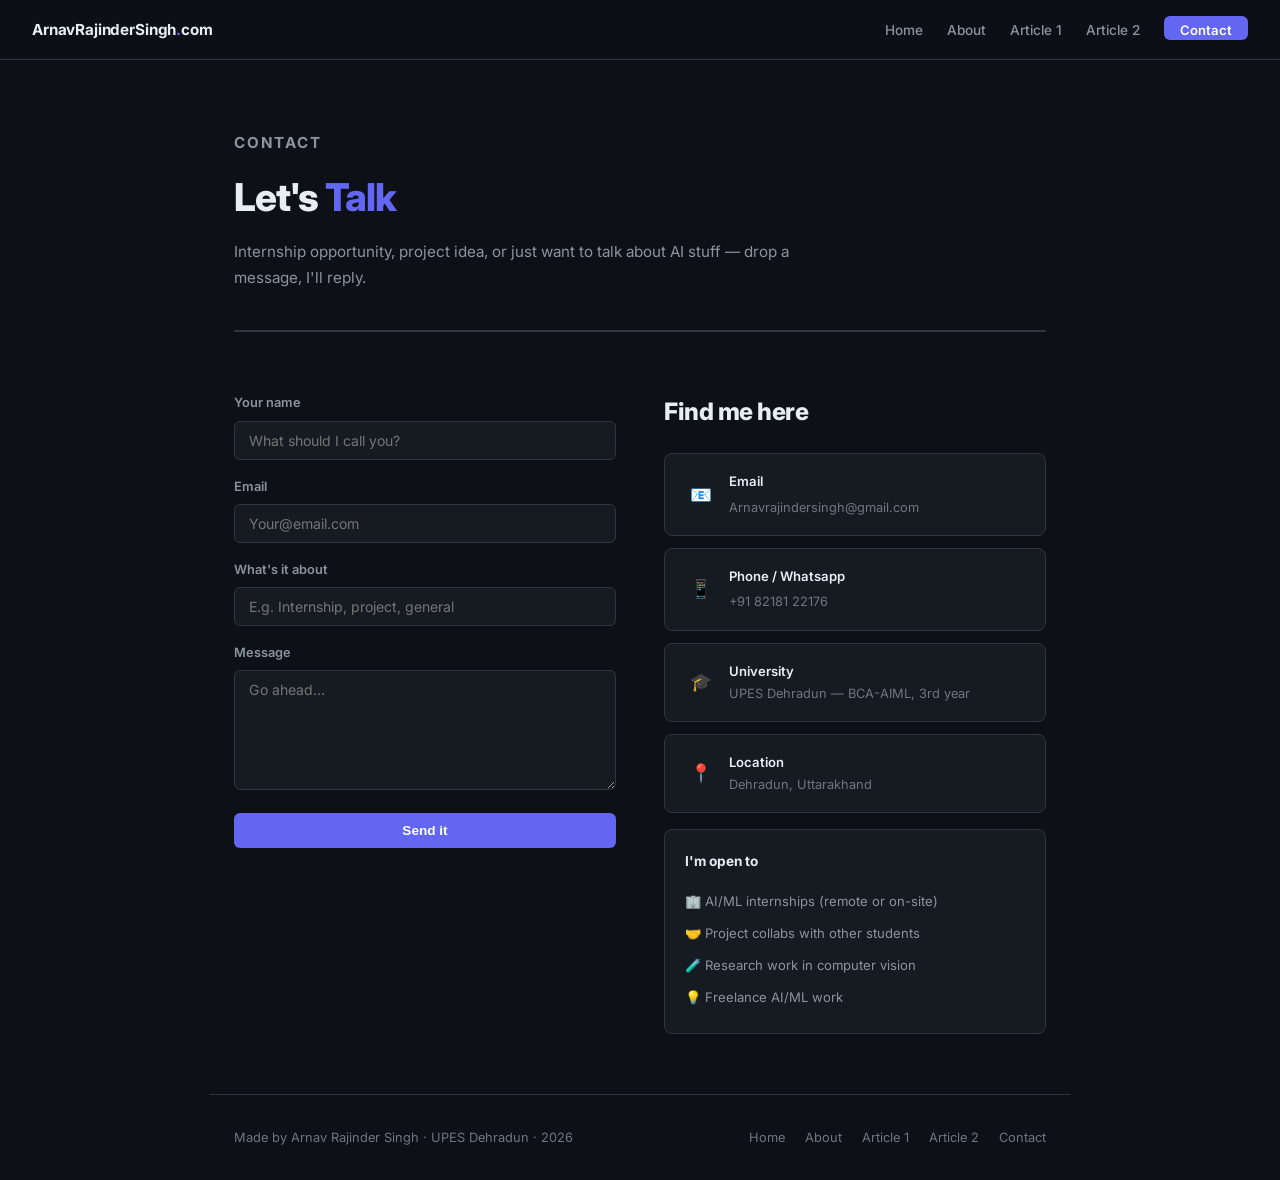
<file: contact.html>
<!DOCTYPE html>
<html lang="en">
<head>
<meta charset="UTF-8"/><meta name="viewport" content="width=device-width,initial-scale=1.0"/>
<title>Contact | Arnav Rajinder Singh</title>
<meta name="description" content="Get in touch with Arnav — BCA-AIML student at UPES Dehradun. Open to internships, AI project collabs, or just a chat about ML."/>
<link rel="preconnect" href="https://fonts.googleapis.com"/>
<link href="https://fonts.googleapis.com/css2?family=Inter:wght@400;500;600;700;800&display=swap" rel="stylesheet"/>
<link rel="stylesheet" href="styles.css"/>
</head>
<body>
<nav>
  <a href="index.html" class="nav-logo">ArnavRajinderSingh<span>.</span>com</a>
  <ul class="nav-links">
    <li><a href="index.html">Home</a></li><li><a href="about.html">About</a></li>
    <li><a href="article-1.html">Article 1</a></li><li><a href="article-2.html">Article 2</a></li>
    <li><a href="contact.html" class="active nav-btn">Contact</a></li>
  </ul>
  <button class="hamburger" aria-label="Toggle menu"><span></span><span></span><span></span></button>
</nav>
<main>
  <div class="page-hero">
    <p class="section-tag">Contact</p>
    <h1>Let's <span class="accent">Talk</span></h1>
    <p>Internship opportunity, project idea, or just want to talk about AI stuff — drop a message, I'll reply.</p>
  </div>

  <section class="section">
    <div class="contact-grid">
      <div>
        <form id="contact-form">
          <div class="form-group"><label for="name">Your name</label><input type="text" id="name" placeholder="What should I call you?" required/></div>
          <div class="form-group"><label for="email">Email</label><input type="email" id="email" placeholder="Your@email.com" required/></div>
          <div class="form-group"><label for="subject">What's it about</label><input type="text" id="subject" placeholder="E.g. Internship, project, general"/></div>
          <div class="form-group"><label for="message">Message</label><textarea id="message" placeholder="Go ahead..." required></textarea></div>
          <button type="submit" class="btn btn-fill" style="width:100%;justify-content:center">Send it</button>
          <div class="toast">✅ Got it! I'll get back to you soon.</div>
        </form>
      </div>
      <div>
        <h2 class="section-title" style="margin-bottom:1.25rem">Find me here</h2>
        <div class="contact-item"><div class="c-icon">📧</div><div><h4>Email</h4><a href="mailto:arnavrajindersingh@gmail.com">Arnavrajindersingh@gmail.com</a></div></div>
        <div class="contact-item"><div class="c-icon">📱</div><div><h4>Phone / Whatsapp</h4><a href="tel:+918218122176">+91 82181 22176</a></div></div>
        <div class="contact-item"><div class="c-icon">🎓</div><div><h4>University</h4><p>UPES Dehradun — BCA-AIML, 3rd year</p></div></div>
        <div class="contact-item"><div class="c-icon">📍</div><div><h4>Location</h4><p>Dehradun, Uttarakhand</p></div></div>
        <div class="open-to">
          <h3>I'm open to</h3>
          <div class="open-item">🏢 AI/ML internships (remote or on-site)</div>
          <div class="open-item">🤝 Project collabs with other students</div>
          <div class="open-item">🧪 Research work in computer vision</div>
          <div class="open-item">💡 Freelance AI/ML work</div>
        </div>
      </div>
    </div>
  </section>
</main>
<footer>
  <p>Made by Arnav Rajinder Singh · UPES Dehradun · 2026</p>
  <div class="footer-links">
    <a href="index.html">Home</a><a href="about.html">About</a>
    <a href="article-1.html">Article 1</a><a href="article-2.html">Article 2</a><a href="contact.html">Contact</a>
  </div>
</footer>
<script src="main.js"></script>
</body>
</html>
</file>
<file: styles.css>
/* Reset */
*{margin:0;padding:0;box-sizing:border-box}
:root{
  --bg:#0d1117;--surface:#161b22;--s2:#21262d;
  --border:#30363d;--accent:#6366f1;--accent-d:#4f46e5;
  --al:rgba(99,102,241,0.12);--text:#e6edf3;--t2:#8b949e;--t3:#6e7681;
  --green:#3fb950;--font:'Inter',-apple-system,sans-serif;--r:8px;--max:860px;
}
html{scroll-behavior:smooth}
body{font-family:var(--font);background:var(--bg);color:var(--text);line-height:1.7;overflow-x:hidden;font-size:15px}

/* NAV */
nav{
  position:sticky;top:0;z-index:100;height:60px;
  display:flex;align-items:center;justify-content:space-between;
  padding:0 2rem;background:rgba(13,17,23,0.92);
  backdrop-filter:blur(8px);border-bottom:1px solid var(--border);
}
.nav-logo{font-weight:700;font-size:.95rem;color:var(--text);text-decoration:none;letter-spacing:-.01em}
.nav-logo span{color:var(--accent)}
.nav-links{display:flex;gap:1.5rem;list-style:none}
.nav-links a{color:var(--t2);text-decoration:none;font-size:.85rem;font-weight:500;transition:color .2s}
.nav-links a:hover,.nav-links a.active{color:var(--text)}
.nav-links a.active{border-bottom:2px solid var(--accent);padding-bottom:2px}
.nav-btn{
  padding:6px 16px;background:var(--accent);color:#fff!important;
  border-radius:6px;font-size:.82rem!important;font-weight:600!important;
  transition:background .2s!important;border-bottom:none!important;
}
.nav-btn:hover{background:var(--accent-d)!important}
.hamburger{display:none;flex-direction:column;gap:5px;cursor:pointer;background:none;border:none;padding:4px}
.hamburger span{display:block;width:20px;height:2px;background:var(--t2);border-radius:2px;transition:.3s}
main{max-width:var(--max);margin:0 auto;padding:0 1.5rem}

/* HERO */
.hero{padding:80px 0 60px}
.hero-tag{
  display:inline-flex;align-items:center;gap:6px;
  font-size:.75rem;color:var(--green);margin-bottom:1.5rem;
  background:rgba(63,185,80,.08);border:1px solid rgba(63,185,80,.2);
  padding:4px 12px;border-radius:50px;
}
.hero-tag::before{content:'●';font-size:.5rem}
.hero h1{font-size:clamp(2rem,5vw,3.2rem);font-weight:800;letter-spacing:-.03em;line-height:1.1;margin-bottom:.75rem}
.accent{color:var(--accent)}
.hero-sub{font-size:1rem;color:var(--t2);margin-bottom:.4rem}
.hero-desc{font-size:.9rem;color:var(--t3);max-width:520px;margin-bottom:2rem}
.btn-row{display:flex;gap:.75rem;flex-wrap:wrap}
.btn{
  display:inline-flex;align-items:center;gap:6px;padding:10px 22px;
  border-radius:6px;font-size:.85rem;font-weight:600;text-decoration:none;
  transition:all .2s;cursor:pointer;border:none;
}
.btn-fill{background:var(--accent);color:#fff}
.btn-fill:hover{background:var(--accent-d)}
.btn-outline{background:transparent;color:var(--text);border:1px solid var(--border)}
.btn-outline:hover{border-color:var(--t2);background:var(--surface)}
.hero-stats{
  display:flex;gap:2rem;flex-wrap:wrap;
  margin-top:3rem;padding-top:2rem;border-top:1px solid var(--border);
}
.stat-num{font-size:1.5rem;font-weight:800;color:var(--text)}
.stat-lbl{font-size:.75rem;color:var(--t3);margin-top:2px}

/* SECTIONS */
.section{padding:60px 0;border-top:1px solid var(--border)}
.section-tag{font-size:.7rem;font-weight:700;letter-spacing:.12em;text-transform:uppercase;color:var(--accent);margin-bottom:.6rem}
.section-title{font-size:1.5rem;font-weight:800;letter-spacing:-.02em;margin-bottom:.5rem}
.section-sub{font-size:.88rem;color:var(--t2);margin-bottom:2rem}

/* SKILLS */
.skills-grid{display:flex;flex-wrap:wrap;gap:.5rem}
.skill{
  display:flex;align-items:center;gap:6px;
  padding:6px 14px;background:var(--surface);border:1px solid var(--border);
  border-radius:50px;font-size:.8rem;color:var(--t2);
  transition:all .2s;cursor:default;
}
.skill:hover{color:var(--text);border-color:var(--accent);background:var(--al)}

/* PROJECTS */
.projects{display:grid;grid-template-columns:repeat(auto-fit,minmax(300px,1fr));gap:1rem}
.project-card{
  background:var(--surface);border:1px solid var(--border);
  border-radius:var(--r);padding:1.5rem;transition:border-color .2s;
}
.project-card:hover{border-color:var(--accent)}
.proj-icon{font-size:1.8rem;margin-bottom:.75rem}
.project-card h3{font-size:1rem;font-weight:700;margin-bottom:.5rem}
.project-card p{font-size:.85rem;color:var(--t2);line-height:1.65;margin-bottom:1rem}
.tags{display:flex;flex-wrap:wrap;gap:.35rem}
.tag{
  padding:3px 10px;border-radius:50px;font-size:.72rem;font-weight:600;
  background:var(--al);border:1px solid rgba(99,102,241,.2);color:var(--accent);
}

/* CERTS */
.certs{display:grid;grid-template-columns:repeat(auto-fit,minmax(240px,1fr));gap:.75rem}
.cert{
  display:flex;align-items:center;gap:.75rem;
  background:var(--surface);border:1px solid var(--border);
  border-radius:var(--r);padding:1rem 1.25rem;transition:border-color .2s;
}
.cert:hover{border-color:var(--t3)}
.cert-ico{font-size:1.4rem;width:36px;flex-shrink:0;text-align:center}
.cert h4{font-size:.85rem;font-weight:600;margin-bottom:2px}
.cert p{font-size:.75rem;color:var(--t3)}

/* ARTICLES CTA */
.articles-grid{display:grid;grid-template-columns:repeat(auto-fit,minmax(260px,1fr));gap:1rem}
.article-cta{
  background:var(--surface);border:1px solid var(--border);
  border-radius:var(--r);padding:1.25rem;text-decoration:none;
  display:block;transition:border-color .2s;
}
.article-cta:hover{border-color:var(--accent)}
.article-cta h3{font-size:.95rem;font-weight:700;color:var(--text);margin-bottom:.4rem}
.article-cta p{font-size:.78rem;color:var(--t3)}

/* FOOTER */
footer{
  border-top:1px solid var(--border);padding:2rem 1.5rem;
  max-width:var(--max);margin:0 auto;
  display:flex;justify-content:space-between;align-items:center;flex-wrap:wrap;gap:1rem;
}
footer p{font-size:.8rem;color:var(--t3)}
.footer-links{display:flex;gap:1.25rem}
.footer-links a{color:var(--t3);text-decoration:none;font-size:.8rem;transition:color .2s}
.footer-links a:hover{color:var(--text)}

/* ABOUT PAGE */
.page-hero{padding:70px 0 40px;border-bottom:1px solid var(--border);margin-bottom:0}
.page-hero h1{font-size:clamp(1.6rem,4vw,2.4rem);font-weight:800;letter-spacing:-.03em;margin-bottom:.5rem}
.page-hero p{font-size:.95rem;color:var(--t2);max-width:580px}
.two-col{display:grid;grid-template-columns:1fr 1fr;gap:2rem;align-items:start}
.bio-block p{font-size:.9rem;color:var(--t2);line-height:1.8;margin-bottom:1rem}
.bio-block strong{color:var(--text);font-weight:600}
.timeline{padding-left:1.25rem;border-left:2px solid var(--border);margin-top:1rem}
.tl-item{position:relative;padding-bottom:1.5rem;padding-left:1rem}
.tl-item::before{
  content:'';position:absolute;left:-1.44rem;top:.4rem;
  width:10px;height:10px;border-radius:50%;background:var(--accent);
  border:2px solid var(--bg);
}
.tl-year{font-size:.72rem;font-weight:700;color:var(--accent);text-transform:uppercase;letter-spacing:.08em;margin-bottom:.2rem}
.tl-item h3{font-size:.92rem;font-weight:700;margin-bottom:.2rem}
.tl-item p{font-size:.82rem;color:var(--t2);line-height:1.6}
.info-cards{display:grid;grid-template-columns:1fr;gap:.75rem}
.info-card{background:var(--surface);border:1px solid var(--border);border-radius:var(--r);padding:1rem 1.25rem}
.info-card h4{font-size:.82rem;font-weight:700;margin-bottom:.3rem}
.info-card p{font-size:.8rem;color:var(--t2);line-height:1.6}

/* ARTICLE PAGE */
.article-wrap{display:grid;grid-template-columns:1fr 230px;gap:3rem;align-items:start;padding:50px 0}
.art-meta{display:flex;flex-wrap:wrap;gap:.5rem;align-items:center;margin-bottom:1.25rem}
.art-chip{padding:4px 12px;background:var(--al);border:1px solid rgba(99,102,241,.2);color:var(--accent);border-radius:50px;font-size:.72rem;font-weight:600}
.art-info{font-size:.78rem;color:var(--t3)}
.art-title{font-size:clamp(1.5rem,3.5vw,2.2rem);font-weight:800;letter-spacing:-.03em;line-height:1.2;margin-bottom:.75rem}
.art-lead{font-size:1rem;color:var(--t2);line-height:1.75;margin-bottom:2rem;padding-bottom:2rem;border-bottom:1px solid var(--border)}
.art-body h2{font-size:1.2rem;font-weight:800;margin:2.5rem 0 .75rem;letter-spacing:-.02em}
.art-body h3{font-size:1rem;font-weight:700;color:var(--t2);margin:1.75rem 0 .5rem}
.art-body p{font-size:.9rem;color:var(--t2);line-height:1.8;margin-bottom:1rem}
.art-body ul,.art-body ol{font-size:.9rem;color:var(--t2);padding-left:1.4rem;margin-bottom:1rem}
.art-body li{margin-bottom:.4rem;line-height:1.7}
.art-body strong{color:var(--text);font-weight:600}
.art-body a{color:var(--accent);text-decoration:none;border-bottom:1px solid rgba(99,102,241,.3)}
.art-body a:hover{border-color:var(--accent)}
.art-body table{width:100%;border-collapse:collapse;margin:1.25rem 0;font-size:.83rem}
.art-body th{background:var(--s2);color:var(--text);padding:8px 12px;text-align:left;font-weight:600;border-bottom:2px solid var(--border)}
.art-body td{padding:8px 12px;color:var(--t2);border-bottom:1px solid var(--border)}
.art-body tr:hover td{background:var(--surface)}
.callout{background:var(--surface);border-left:3px solid var(--accent);border-radius:0 var(--r) var(--r) 0;padding:1rem 1.25rem;margin:1.5rem 0}
.callout p{margin:0;font-size:.87rem;color:var(--t2)}
.faq-section{margin-top:2.5rem;padding-top:2rem;border-top:1px solid var(--border)}
.faq-item{padding:1rem 0;border-bottom:1px solid var(--border)}
.faq-q{font-weight:700;font-size:.9rem;margin-bottom:.4rem}
.faq-a{font-size:.85rem;color:var(--t2);line-height:1.7}
.sidebar{position:sticky;top:80px}
.toc-label{font-size:.7rem;font-weight:700;letter-spacing:.1em;text-transform:uppercase;color:var(--t3);margin-bottom:.75rem}
.toc{list-style:none}
.toc li{margin-bottom:.4rem}
.toc a{font-size:.82rem;color:var(--t3);text-decoration:none;display:block;padding:2px 0;transition:color .2s}
.toc a:hover{color:var(--text)}
.sidebar-sep{border:none;border-top:1px solid var(--border);margin:1.25rem 0}
.related-link{
  display:block;text-decoration:none;background:var(--surface);
  border:1px solid var(--border);border-radius:var(--r);padding:1rem;
  margin-bottom:.75rem;transition:border-color .2s;
}
.related-link:hover{border-color:var(--accent)}
.related-link h4{font-size:.85rem;font-weight:700;color:var(--text);margin-bottom:.25rem}
.related-link p{font-size:.75rem;color:var(--t3)}

/* CONTACT PAGE */
.contact-grid{display:grid;grid-template-columns:1fr 1fr;gap:3rem;align-items:start}
.form-group{margin-bottom:1rem}
.form-group label{display:block;font-size:.8rem;font-weight:600;color:var(--t2);margin-bottom:.4rem}
.form-group input,.form-group textarea{
  width:100%;background:var(--surface);border:1px solid var(--border);
  border-radius:6px;padding:10px 14px;color:var(--text);
  font-family:var(--font);font-size:.88rem;outline:none;
  transition:border-color .2s;resize:vertical;
}
.form-group input:focus,.form-group textarea:focus{border-color:var(--accent)}
.form-group textarea{min-height:120px}
.contact-item{
  display:flex;align-items:center;gap:.75rem;
  background:var(--surface);border:1px solid var(--border);
  border-radius:var(--r);padding:1rem 1.25rem;margin-bottom:.75rem;transition:border-color .2s;
}
.contact-item:hover{border-color:var(--t3)}
.c-icon{font-size:1.1rem;width:32px;text-align:center;flex-shrink:0}
.contact-item h4{font-size:.82rem;font-weight:600;margin-bottom:1px}
.contact-item a,.contact-item p{font-size:.8rem;color:var(--t3);text-decoration:none}
.contact-item a:hover{color:var(--accent)}
.open-to{background:var(--surface);border:1px solid var(--border);border-radius:var(--r);padding:1.25rem;margin-top:1rem}
.open-to h3{font-size:.85rem;font-weight:700;margin-bottom:.75rem}
.open-item{font-size:.82rem;color:var(--t2);padding:.3rem 0;display:flex;gap:.5rem;align-items:center}
.toast{display:none;background:rgba(63,185,80,.1);border:1px solid rgba(63,185,80,.3);color:var(--green);border-radius:6px;padding:10px 14px;font-size:.82rem;margin-top:.75rem}

/* RESPONSIVE */
@media(max-width:720px){
  nav{padding:0 1rem}
  .nav-links{display:none;flex-direction:column;position:fixed;top:60px;left:0;right:0;background:var(--bg);border-bottom:1px solid var(--border);padding:1rem}
  .nav-links.open{display:flex}
  .hamburger{display:flex}
  main{padding:0 1rem}
  .two-col,.contact-grid{grid-template-columns:1fr}
  .article-wrap{grid-template-columns:1fr}
  .sidebar{display:none}
  .hero{padding:50px 0 40px}
  .hero-stats{gap:1.25rem}
  .projects{grid-template-columns:1fr}
}
</file>
